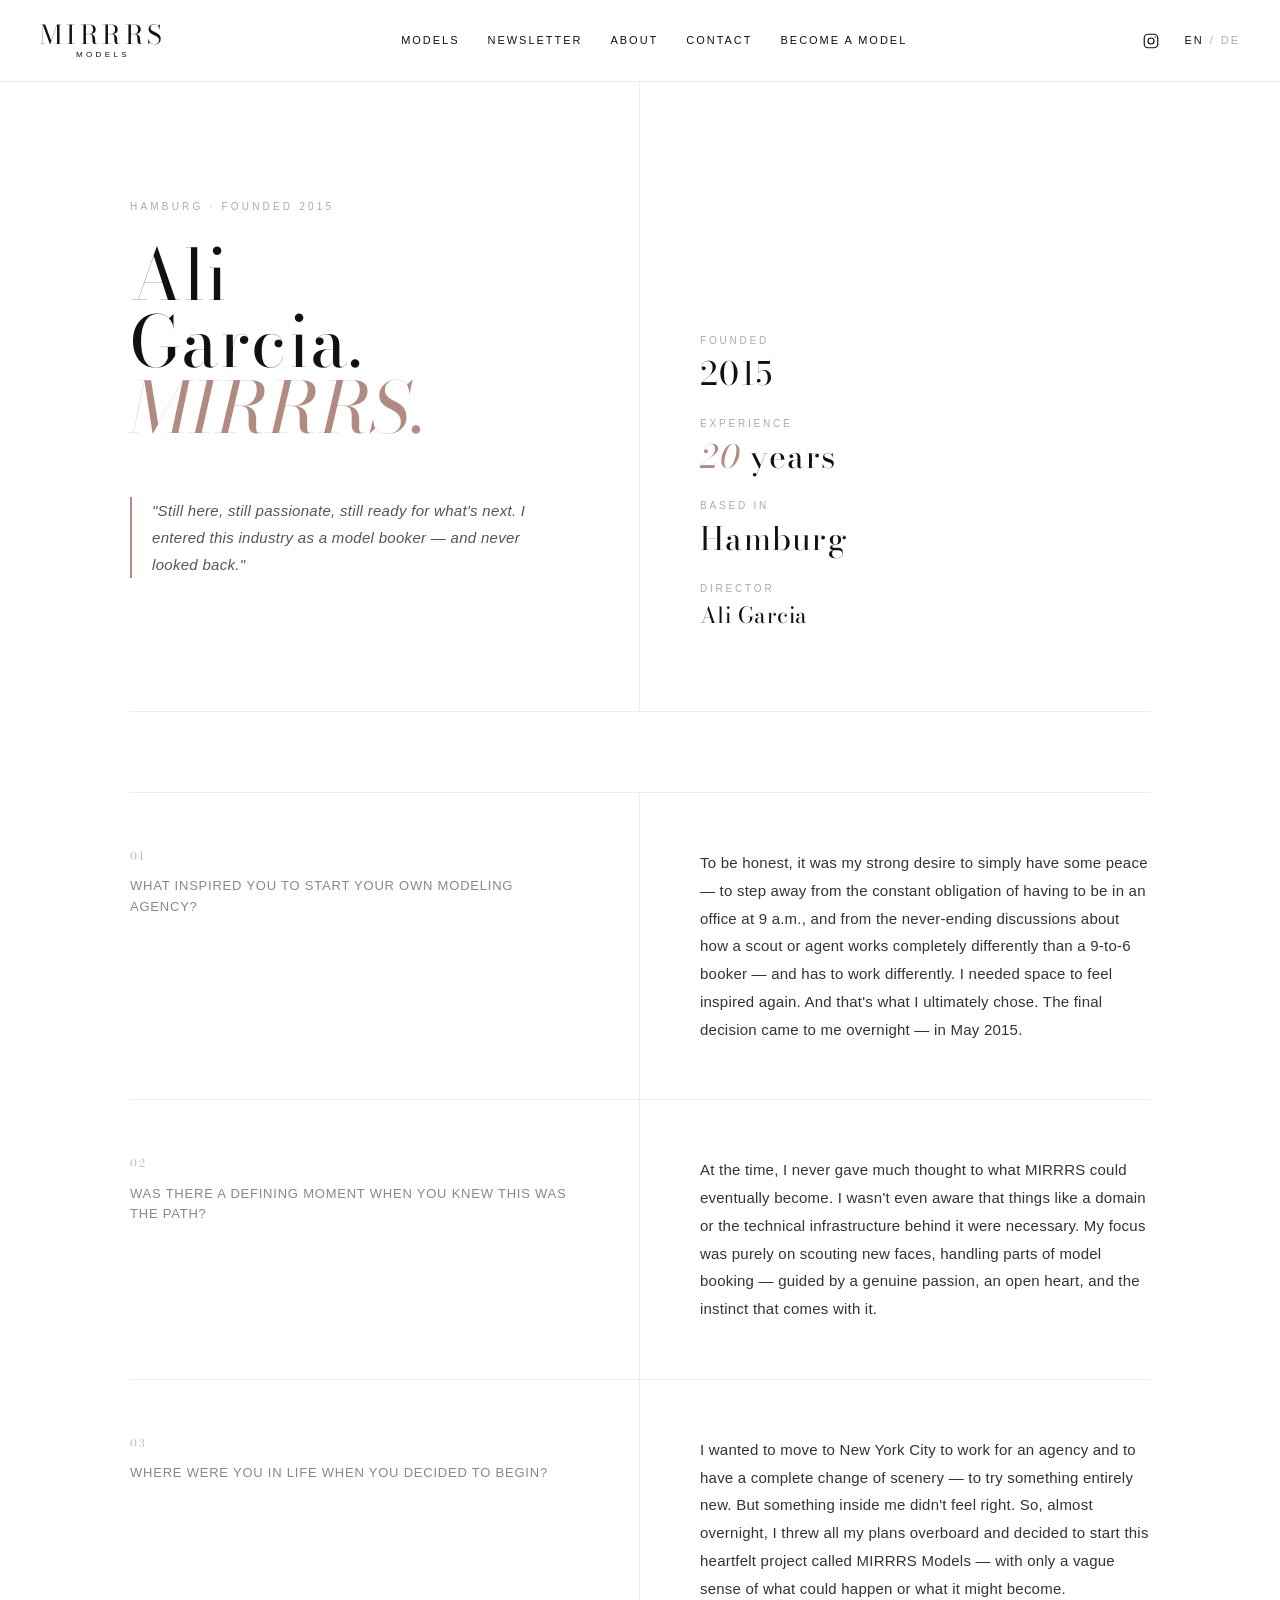
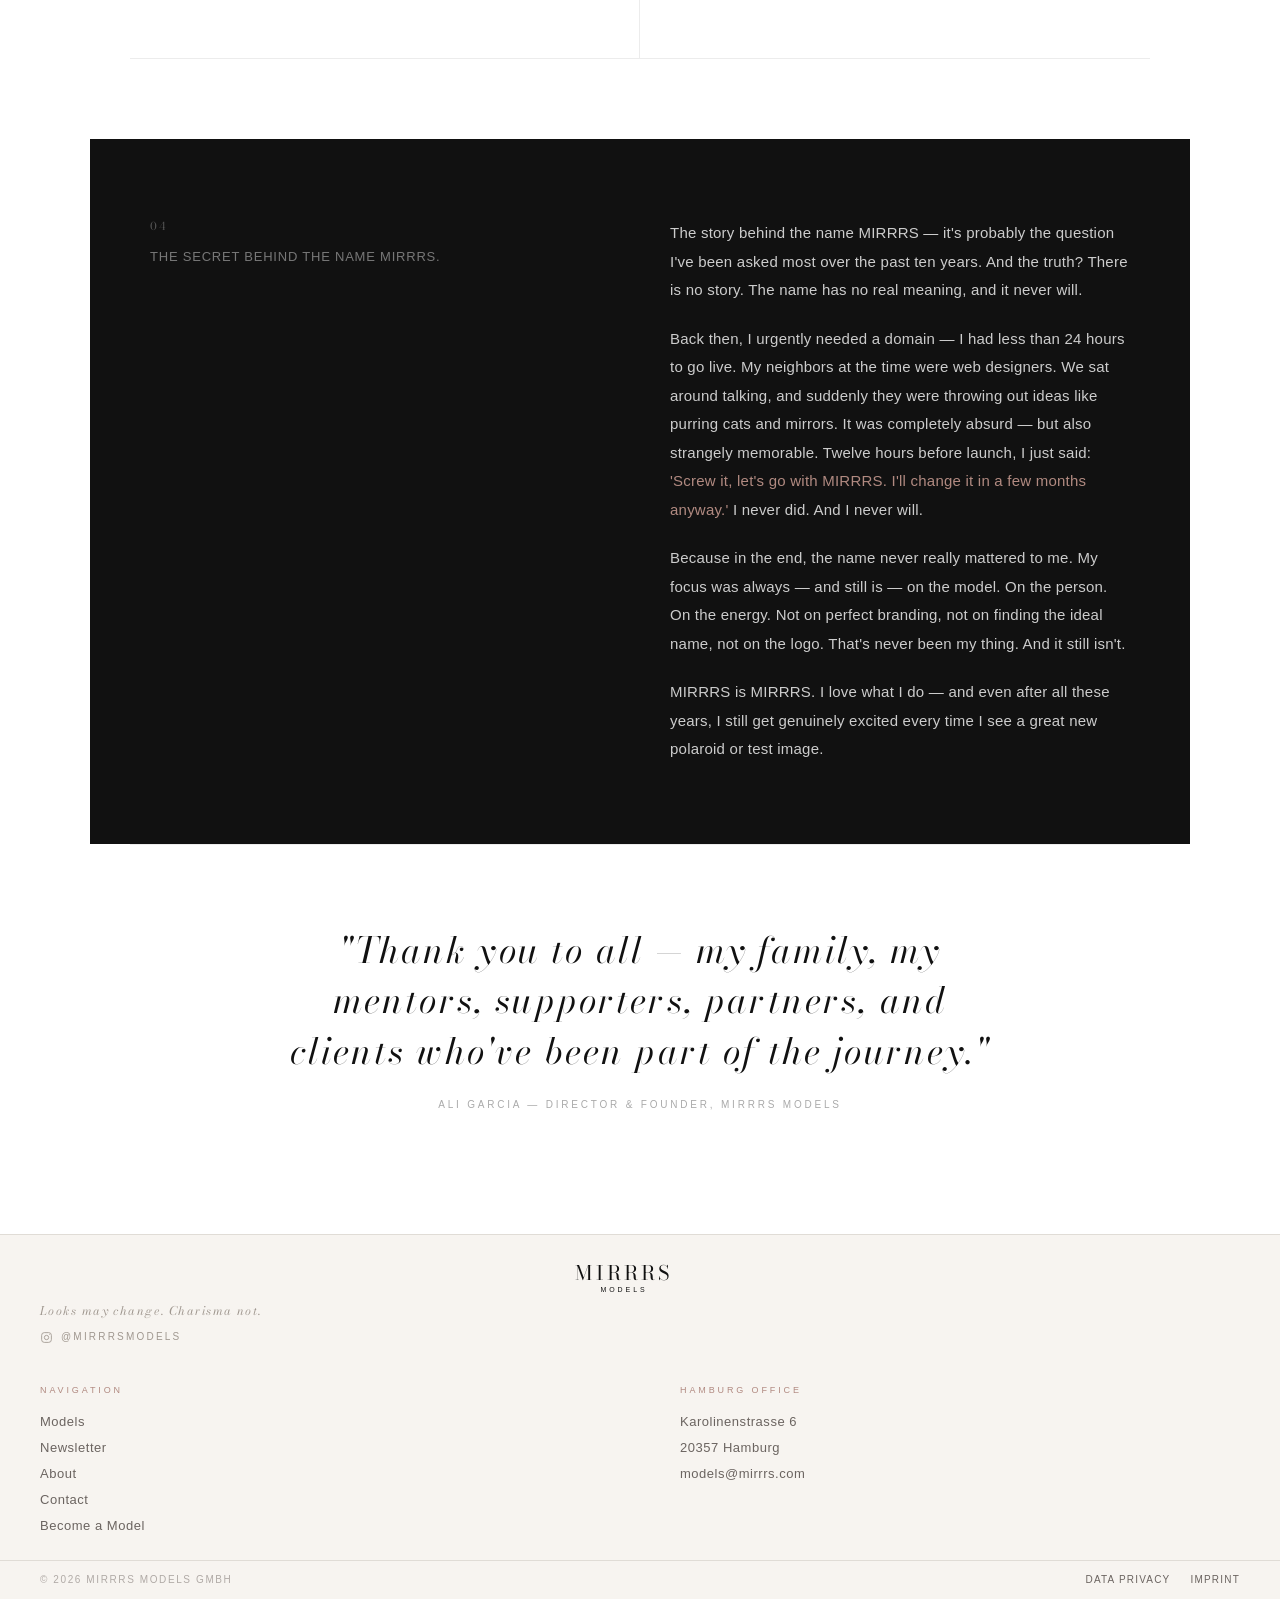
<file: about.html>
<!DOCTYPE html>
<html lang="en">
<head>
<meta charset="UTF-8"/>
<meta name="viewport" content="width=device-width,initial-scale=1.0"/>
<title>About — MIRRRS Models</title>
<link rel="icon" type="image/svg+xml" href="logo-monogram.svg"/>
<link rel="preconnect" href="https://fonts.googleapis.com"/>
<link rel="preconnect" href="https://fonts.gstatic.com" crossorigin/>
<link rel="stylesheet" href="https://fonts.googleapis.com/css2?family=Bodoni+Moda:ital,wght@0,400;0,500;1,400&display=swap"/>
<style>
:root{--accent:#b18a81}
*,*::before,*::after{box-sizing:border-box}
html,body{margin:0;padding:0;background:#fff;color:#111;font-family:'Helvetica Neue',Helvetica,Arial,sans-serif;font-weight:300;-webkit-font-smoothing:antialiased;line-height:1.4;overflow-x:hidden}
a{color:inherit;text-decoration:none}
img{display:block;max-width:100%;height:auto}
button{font-family:inherit}

/* ── NAV ── */
.site-nav{display:grid;grid-template-columns:auto 1fr auto;align-items:center;gap:20px;padding:22px 40px;border-bottom:1px solid #ececec;position:sticky;top:0;background:#fff;z-index:100}
.logo{display:inline-flex;flex-direction:column;align-items:center;gap:3px;color:#111;line-height:1;text-decoration:none}
.logo-mark{font-family:'Bodoni Moda','Didot',serif;font-size:26px;letter-spacing:0.16em;font-weight:400;text-transform:uppercase}
.logo-sub{font-size:8px;letter-spacing:0.42em;font-weight:400;text-transform:uppercase}
.logo--footer .logo-mark{font-size:20px}.logo--footer .logo-sub{font-size:7px}
.primary-nav{display:flex;justify-content:center;gap:28px}
.primary-nav a{font-size:11px;letter-spacing:0.18em;text-transform:uppercase;color:#111;transition:color 0.2s;text-decoration:none}
.primary-nav a:hover,.primary-nav a.active{color:var(--accent)}
.nav-extras{display:flex;align-items:center;gap:14px}
.ig-link{display:inline-flex;align-items:center;color:#111;width:28px;height:28px;transition:color 0.2s}
.ig-link:hover{color:var(--accent)}
.lang-switch{display:inline-flex;align-items:center;gap:6px;font-size:11px;letter-spacing:0.18em;color:#aaa}
.lang-switch button{background:none;border:0;padding:0;font:inherit;letter-spacing:inherit;color:#aaa;cursor:pointer;text-transform:uppercase;transition:color 0.2s}
.lang-switch button.is-active{color:#111}
.mobile-menu-btn{display:none;background:none;border:0;cursor:pointer;color:#111;padding:4px}
.mobile-menu{display:none;position:fixed;top:73px;left:0;right:0;background:#fff;border-bottom:1px solid #ececec;z-index:99;flex-direction:column;padding:16px 24px 24px;gap:0}
.mobile-menu.is-open{display:flex}
.mobile-menu a{font-size:13px;letter-spacing:0.16em;text-transform:uppercase;color:#111;padding:14px 0;border-bottom:1px solid #f0f0f0;text-decoration:none}
.mobile-menu a:last-child{border-bottom:none}

/* ── FOOTER ── */
.site-footer{border-top:1px solid #e0dcd6;background:#f7f4f0;margin-top:40px}
.footer-top{display:grid;grid-template-columns:1fr auto;align-items:start;padding:28px 40px 20px;gap:32px}
.footer-logo-area{display:flex;flex-direction:column;gap:10px}
.footer-tagline{font-size:12px;letter-spacing:0.12em;color:#a09890;font-style:italic;font-family:'Bodoni Moda','Didot',serif}
.footer-ig{display:inline-flex;align-items:center;gap:8px;font-size:10px;letter-spacing:0.22em;text-transform:uppercase;color:#a09890;text-decoration:none;transition:color 0.2s}
.footer-ig:hover{color:var(--accent)}.footer-ig svg{width:13px;height:13px}
.footer-cols{display:grid;grid-template-columns:repeat(2,1fr);gap:0 80px;padding:20px 40px 24px}
.footer-col-label{font-size:9px;letter-spacing:0.32em;text-transform:uppercase;color:var(--accent);margin-bottom:16px;display:block}
.footer-col ul{list-style:none;margin:0;padding:0;display:flex;flex-direction:column;gap:8px}
.footer-col li a,.footer-col li span{font-size:13px;color:#6b6460;letter-spacing:0.04em;text-decoration:none;cursor:pointer;transition:color 0.2s;display:block;line-height:1.4}
.footer-col li a:hover{color:var(--accent)}
.footer-bottom{border-top:1px solid #e0dcd6;padding:12px 40px;display:flex;justify-content:space-between;align-items:center;gap:20px}
.footer-copy{font-size:10px;letter-spacing:0.16em;text-transform:uppercase;color:#b0aaa6}
.footer-legal{display:flex;gap:20px}
.footer-legal a{font-size:10px;letter-spacing:0.12em;text-transform:uppercase;color:#6b6460;text-decoration:none;transition:color 0.2s}
.footer-legal a:hover{color:var(--accent)}

/* ── PAGES ── */
.page{display:none;min-height:calc(100vh - 73px)}
.page.is-active{display:block}

/* ── HOME ── */
.home-hero{display:grid;grid-template-columns:1fr 1fr;min-height:calc(100vh - 73px);border-bottom:1px solid #ececec}
.home-hero-text{padding:80px 60px 80px 40px;border-right:1px solid #ececec;display:flex;flex-direction:column;justify-content:center;gap:32px}
.home-hero-tag{font-size:10px;letter-spacing:0.32em;text-transform:uppercase;color:#aaa;margin:0}
.home-hero h1{font-family:'Bodoni Moda','Didot',serif;font-size:clamp(52px,6vw,100px);font-weight:400;letter-spacing:0.04em;margin:0;line-height:0.9;text-transform:uppercase}
.home-hero h1 em{font-style:italic;color:var(--accent)}
.home-hero-manifesto{display:flex;flex-direction:column;gap:14px;max-width:540px}
.home-hero-manifesto p{font-size:14px;line-height:1.8;color:#555;margin:0;letter-spacing:0.02em}
.home-hero-cta{display:inline-flex;gap:16px;flex-wrap:wrap}
.btn{display:inline-flex;align-items:center;gap:10px;font-size:11px;letter-spacing:0.24em;text-transform:uppercase;border:1px solid #111;color:#111;padding:13px 32px;cursor:pointer;background:none;transition:background 0.2s,color 0.2s,border-color 0.2s;text-decoration:none}
.btn:hover{background:#111;color:#fff}
.btn--accent{background:var(--accent);border-color:var(--accent);color:#fff}
.btn--accent:hover{background:#9a716a;border-color:#9a716a}
.home-strip{display:grid;grid-template-columns:repeat(3,1fr);gap:0}
.home-strip-card{position:relative;overflow:hidden;cursor:pointer}
.home-strip-card img{width:100%;aspect-ratio:3/4;object-fit:cover;object-position:top;transition:transform 0.5s ease}
.home-strip-card:hover img{transform:scale(1.03)}
.home-strip-card .hs-name{position:absolute;bottom:16px;left:16px;font-size:11px;letter-spacing:0.18em;text-transform:uppercase;color:#fff;text-shadow:0 1px 4px rgba(0,0,0,0.4)}

/* ── MODELS ── */
.models-page{padding:60px 40px 0;max-width:1400px;margin:0 auto}
.models-page h1{font-size:11px;letter-spacing:0.28em;text-transform:uppercase;font-weight:500;margin:0 0 24px}
.category-tabs{display:flex;gap:28px;margin:0 0 32px;padding-bottom:16px;border-bottom:1px solid #ececec}
.cat-tab{background:none;border:0;padding:4px 0;font:inherit;font-size:11px;letter-spacing:0.22em;text-transform:uppercase;color:#aaa;cursor:pointer;position:relative;transition:color 0.2s}
.cat-tab:hover{color:#111}.cat-tab.is-active{color:#111}
.cat-tab.is-active::after{content:'';position:absolute;left:0;right:0;bottom:-17px;height:1px;background:var(--accent)}
.models-grid{display:grid;grid-template-columns:repeat(4,1fr);gap:24px 16px}
.model-card{display:block;cursor:pointer}
.model-card .photo{aspect-ratio:3/4;background:#f4f0eb;overflow:hidden;position:relative}
.model-card .photo img{width:100%;height:100%;object-fit:cover;object-position:top;transition:transform 0.4s}
.model-card:hover .photo img{transform:scale(1.02)}
.photo-placeholder{width:100%;aspect-ratio:3/4;background:#f4f0eb;display:flex;align-items:center;justify-content:center}
.photo-placeholder span{font-family:'Bodoni Moda',serif;font-size:22px;letter-spacing:0.08em;color:#ccc;font-style:italic}
.model-card .caption{margin-top:10px;display:flex;align-items:center;justify-content:space-between;gap:8px}
.caption-name{font-size:11px;letter-spacing:0.18em;text-transform:uppercase;position:relative;display:inline-block}
.caption-name::after{content:'';position:absolute;left:0;bottom:-3px;height:1px;width:0;background:var(--accent);transition:width 0.35s}
.model-card:hover .caption-name::after{width:100%}
.caption-ig{display:inline-flex;align-items:center;width:22px;height:22px;color:#bbb;transition:color 0.2s;text-decoration:none}
.caption-ig:hover{color:var(--accent)}.caption-ig svg{width:13px;height:13px}

/* ── MODEL DETAIL ── */
.model-page{padding-bottom:0}
.model-back{max-width:1200px;margin:0 auto;padding:20px 40px 0;font-size:11px;letter-spacing:0.18em;text-transform:uppercase;color:#aaa;cursor:pointer;display:inline-flex;align-items:center;gap:8px;transition:color 0.2s;background:none;border:0}
.model-back:hover{color:var(--accent)}
.model-header{max-width:1200px;margin:0 auto;padding:32px 40px 40px;display:grid;grid-template-columns:1fr auto;gap:40px;align-items:end;border-bottom:1px solid #ececec}
.model-name-row{display:flex;align-items:center;gap:20px;flex-wrap:wrap}
.model-name{font-size:clamp(36px,5vw,68px);font-weight:300;letter-spacing:0.04em;text-transform:uppercase;margin:0;line-height:1}
.model-name::after{content:'.';color:var(--accent);margin-left:2px}
.model-ig{display:inline-flex;align-items:center;gap:7px;font-size:11px;letter-spacing:0.16em;text-transform:uppercase;color:#aaa;transition:color 0.2s;text-decoration:none;align-self:flex-end;margin-bottom:5px}
.model-ig:hover{color:var(--accent)}.model-ig svg{width:14px;height:14px;flex:0 0 auto}
.model-actions{display:flex;gap:14px;align-items:center}
.model-actions a,.model-actions button{font-size:11px;letter-spacing:0.18em;text-transform:uppercase;background:none;border:1px solid #111;color:#111;padding:10px 18px;cursor:pointer;font-family:inherit;transition:background 0.2s,color 0.2s;text-decoration:none}
.model-actions a:hover,.model-actions button:hover{background:var(--accent);border-color:var(--accent);color:#fff}
.model-stats{list-style:none;margin:0 auto;padding:24px 40px 48px;max-width:1200px;display:flex;flex-wrap:wrap;gap:32px 48px;border-bottom:1px solid #ececec}
.model-stats li{font-size:13px;letter-spacing:0.03em;display:flex;flex-direction:column;gap:4px}
.model-stats li span{font-size:10px;letter-spacing:0.22em;text-transform:uppercase;color:#999}
.section-title{max-width:1200px;margin:72px auto 28px;padding:0 40px;font-size:11px;letter-spacing:0.28em;text-transform:uppercase;font-weight:500;color:#111}
.book-container{position:relative}
.book{display:flex;gap:12px;overflow-x:auto;scroll-snap-type:x mandatory;scroll-behavior:smooth;padding:0 40px 20px;scrollbar-width:none;-ms-overflow-style:none}
.book::-webkit-scrollbar{display:none}
.book img{flex:0 0 auto;height:78vh;width:auto;scroll-snap-align:center;cursor:zoom-in;transition:opacity 0.3s}
.book img:hover{opacity:0.9}
.book-arrow{position:absolute;top:42%;transform:translateY(-50%);z-index:5;width:42px;height:42px;border-radius:50%;border:1px solid #e0e0e0;background:rgba(255,255,255,0.94);display:flex;align-items:center;justify-content:center;cursor:pointer;color:#111;transition:background 0.2s;box-shadow:0 2px 8px rgba(0,0,0,0.06)}
.book-arrow:hover{background:var(--accent);color:#fff;border-color:var(--accent)}
.book-arrow--left{left:20px}.book-arrow--right{right:20px}
.book-progress{height:1px;background:#ececec;margin:0 40px}
.book-progress-bar{height:100%;background:var(--accent);width:0%;transition:width 0.1s linear}
.polaroids{max-width:1200px;margin:0 auto;padding:0 40px}
.polaroid-grid{display:grid;grid-template-columns:repeat(3,1fr);gap:14px}
.polaroid-grid img{width:100%;aspect-ratio:2/3;object-fit:cover;object-position:top;cursor:zoom-in;transition:opacity 0.3s,transform 0.4s}
.polaroid-grid img:hover{opacity:0.9;transform:translateY(-3px)}
.fade-in{opacity:0;transform:translateY(20px);transition:opacity 0.7s,transform 0.7s}
.fade-in.is-visible{opacity:1;transform:translateY(0)}

/* ── CONTACT ── */
.contact-page{max-width:1100px;margin:0 auto;padding:60px 40px 0}
.contact-hero{border-bottom:1px solid #ececec;padding-bottom:32px;margin-bottom:56px}
.contact-hero h1{font-size:clamp(36px,6vw,72px);font-weight:300;letter-spacing:0.04em;text-transform:uppercase;margin:0 0 10px;line-height:1}
.contact-hero h1::after{content:'.';color:var(--accent);margin-left:2px}
.contact-hero p{margin:0;font-size:13px;color:#888;letter-spacing:0.04em}
.contact-section{margin-bottom:64px}
.section-title--flush{font-size:11px;letter-spacing:0.28em;text-transform:uppercase;font-weight:500;color:#111;margin:0 0 24px}
.team-list{list-style:none;margin:0;padding:0;display:grid;grid-template-columns:repeat(2,1fr);gap:0 48px}
.team-card{padding:20px 0;border-top:1px solid #ececec;display:flex;flex-direction:column;gap:4px}
.team-role{font-size:10px;letter-spacing:0.22em;text-transform:uppercase;color:#999;margin-bottom:6px}
.team-name{font-family:'Bodoni Moda','Didot',serif;font-size:22px;letter-spacing:0.02em;color:#111;margin-bottom:2px}
.team-line{font-size:13px;color:#444;letter-spacing:0.02em;transition:color 0.2s;text-decoration:none;display:block}
.team-line:hover{color:var(--accent)}
.address-line{font-size:15px;letter-spacing:0.02em;margin:0 0 24px;color:#111;line-height:1.7}
.map-wrap{width:100%;aspect-ratio:16/7;border:1px solid #ececec;overflow:hidden;background:#f5f5f5}
.map-wrap iframe{width:100%;height:100%;border:0;display:block;filter:grayscale(0.3)}
.map-link{display:inline-block;margin-top:14px;font-size:11px;letter-spacing:0.22em;text-transform:uppercase;border-bottom:1px solid #111;padding-bottom:2px;color:#111;transition:color 0.2s,border-color 0.2s;text-decoration:none}
.map-link:hover{color:var(--accent);border-bottom-color:var(--accent)}

/* ── APPLY ── */
.apply-page-wrap{display:grid;grid-template-columns:1fr 1fr;min-height:calc(100vh - 73px)}
.apply-aside{position:sticky;top:73px;height:calc(100vh - 73px);border-right:1px solid #ececec;display:flex;flex-direction:column;justify-content:space-between;padding:64px 52px 52px;overflow:hidden}
.apply-aside-inner{flex:1;display:flex;flex-direction:column;justify-content:center}
.apply-eyebrow{font-size:10px;letter-spacing:0.32em;text-transform:uppercase;color:#aaa;margin:0 0 24px}
.apply-aside h1{font-family:'Bodoni Moda','Didot',serif;font-size:clamp(44px,4.5vw,68px);font-weight:400;letter-spacing:0.02em;line-height:1.06;margin:0 0 28px;color:#111}
.apply-aside h1 em{font-style:italic;color:var(--accent)}
.apply-aside p{font-size:14px;line-height:1.7;color:#666;max-width:320px;margin:0 0 36px;letter-spacing:0.02em}
.apply-aside-note{border-top:1px solid #ececec;padding-top:18px;font-size:11px;letter-spacing:0.14em;text-transform:uppercase;color:#aaa;line-height:1.7}
.aside-step-list{list-style:none;margin:32px 0 0;padding:0;display:flex;flex-direction:column;gap:14px}
.aside-step{display:flex;align-items:flex-start;gap:12px;font-size:12px;letter-spacing:0.08em;color:#888;line-height:1.5}
.aside-step-num{font-family:'Bodoni Moda',serif;font-size:15px;color:var(--accent);line-height:1;flex:0 0 auto;margin-top:1px}
.apply-form-col{padding:64px 52px 100px;background:#fff;overflow-y:auto}
.af-section{padding-top:56px;border-top:1px solid #ececec;margin-top:0}
.af-section:first-of-type{padding-top:0;border-top:none}
.af-section+.af-section{margin-top:56px}
.af-section-head{display:flex;align-items:baseline;gap:14px;margin-bottom:28px}
.af-section-num{font-family:'Bodoni Moda',serif;font-size:11px;color:#bbb;letter-spacing:0.18em}
.af-section-title{font-size:10px;letter-spacing:0.32em;text-transform:uppercase;font-weight:500;color:#111;margin:0}
.af-grid{display:grid;grid-template-columns:1fr 1fr;gap:10px}
.af-grid--full{grid-template-columns:1fr}
.af-field{position:relative}.af-field--span2{grid-column:1/-1}
.af-input,.af-select{display:block;width:100%;border:0;border-bottom:1px solid #ddd;background:transparent;padding:13px 0 9px;font-family:inherit;font-size:14px;font-weight:300;color:#111;letter-spacing:0.02em;outline:none;transition:border-color 0.2s;-webkit-appearance:none;appearance:none;border-radius:0}
.af-input::placeholder{color:#bbb;font-weight:300}.af-input:focus,.af-select:focus{border-bottom-color:#111}
.af-label{position:absolute;top:13px;left:0;font-size:14px;font-weight:300;color:#bbb;pointer-events:none;letter-spacing:0.02em;transition:top 0.18s,font-size 0.18s,color 0.18s}
.af-select-wrap{position:relative}
.af-select-wrap::after{content:'';position:absolute;right:2px;top:50%;transform:translateY(-4px);border:4px solid transparent;border-top-color:#aaa;pointer-events:none}
.af-select{cursor:pointer;color:#111;padding-right:18px}
.af-select:not([data-empty="true"])~.af-label,.af-select:focus~.af-label{top:-8px;font-size:10px;color:#aaa;letter-spacing:0.1em}
.af-guide{background:#f7f5f2;padding:20px 24px;margin:8px 0 20px}
.af-guide-title{font-size:10px;letter-spacing:0.28em;text-transform:uppercase;color:#888;margin-bottom:10px}
.af-guide ul{margin:0;padding:0;list-style:none;display:flex;flex-direction:column;gap:5px}
.af-guide li{font-size:13px;color:#555;line-height:1.5;padding-left:14px;position:relative}
.af-guide li::before{content:'—';position:absolute;left:0;color:var(--accent);font-size:10px;top:2px}
.af-uploads{display:grid;grid-template-columns:repeat(3,1fr);gap:10px}
.af-upload-slot{position:relative;aspect-ratio:3/4;border:1px dashed #ddd;display:flex;flex-direction:column;align-items:center;justify-content:center;cursor:pointer;transition:border-color 0.2s,background 0.2s;overflow:hidden}
.af-upload-slot:hover{border-color:#aaa;background:#fafafa}
.af-upload-slot.has-file{border-color:var(--accent);border-style:solid}
.af-upload-slot input[type=file]{position:absolute;inset:0;opacity:0;cursor:pointer;width:100%;height:100%}
.af-upload-icon{width:16px;height:16px;color:#bbb;margin-bottom:7px;transition:color 0.2s}
.af-upload-slot:hover .af-upload-icon{color:#888}.af-upload-slot.has-file .af-upload-icon{color:var(--accent)}
.af-upload-label-text{font-size:10px;letter-spacing:0.18em;text-transform:uppercase;color:#bbb;transition:color 0.2s}
.af-upload-slot:hover .af-upload-label-text,.af-upload-slot.has-file .af-upload-label-text{color:var(--accent)}
.af-upload-filename{position:absolute;bottom:8px;left:6px;right:6px;font-size:9px;color:#888;text-align:center;overflow:hidden;text-overflow:ellipsis;white-space:nowrap}
.af-terms-list{display:flex;flex-direction:column;gap:18px}
.af-check-row{display:grid;grid-template-columns:18px 1fr;gap:14px;align-items:start;cursor:pointer}
.af-check-row input[type=checkbox]{appearance:none;-webkit-appearance:none;width:17px;height:17px;border:1px solid #ccc;border-radius:0;background:transparent;margin:3px 0 0;cursor:pointer;display:inline-grid;place-content:center;transition:border-color 0.15s}
.af-check-row:hover input[type=checkbox]{border-color:#888}
.af-check-row input[type=checkbox]:checked{border-color:var(--accent);background:var(--accent)}
.af-check-row input[type=checkbox]::after{content:'';display:block;width:8px;height:5px;border-left:1.3px solid #fff;border-bottom:1.3px solid #fff;transform:rotate(-46deg) translateY(-2px) scale(0);transition:transform 0.12s}
.af-check-row input[type=checkbox]:checked::after{transform:rotate(-46deg) translateY(-2px) scale(1)}
.af-check-text{font-size:13px;line-height:1.6;color:#555;letter-spacing:0.01em}
.af-terms-link{display:inline-block;margin-top:5px;font-size:10px;letter-spacing:0.22em;text-transform:uppercase;color:#111;text-decoration:underline;text-underline-offset:3px}
.af-submit-row{display:flex;align-items:center;gap:24px;margin-top:44px;flex-wrap:wrap}
.af-submit{display:inline-flex;align-items:center;gap:12px;background:#111;color:#fff;border:0;padding:15px 36px;font-family:inherit;font-size:11px;font-weight:400;letter-spacing:0.26em;text-transform:uppercase;cursor:pointer;border-radius:0;transition:background 0.2s}
.af-submit:hover{background:var(--accent)}
.af-submit svg{width:13px;height:13px;transition:transform 0.2s}
.af-submit:hover svg{transform:translateX(3px)}
.af-status{font-size:13px;letter-spacing:0.02em;display:none}
.af-status.is-ok{display:block;color:var(--accent)}.af-status.is-err{display:block;color:#b00020}

/* ── LIGHTBOX ── */
.lightbox{position:fixed;inset:0;background:rgba(12,12,12,0.97);z-index:200;display:flex;align-items:center;justify-content:center}
.lightbox[hidden]{display:none}
.lightbox-img{max-width:92vw;max-height:88vh;object-fit:contain;user-select:none}
.lightbox-close,.lightbox-prev,.lightbox-next{position:absolute;background:none;border:0;color:#fff;cursor:pointer;padding:14px;display:flex;align-items:center;opacity:0.65;transition:opacity 0.2s}
.lightbox-close:hover,.lightbox-prev:hover,.lightbox-next:hover{opacity:1}
.lightbox-close{top:20px;right:24px}
.lightbox-prev{left:24px;top:50%;transform:translateY(-50%)}
.lightbox-next{right:24px;top:50%;transform:translateY(-50%)}
.lightbox-counter{position:absolute;bottom:24px;left:50%;transform:translateX(-50%);color:rgba(255,255,255,0.6);font-size:11px;letter-spacing:0.22em;text-transform:uppercase}

/* ── RESPONSIVE ── */
@media(max-width:1000px){
  .apply-page-wrap{grid-template-columns:1fr}
  .apply-aside{position:static;height:auto;border-right:none;border-bottom:1px solid #ececec;padding:40px 24px 32px}
  .apply-form-col{padding:32px 24px 80px}
  .af-grid{grid-template-columns:1fr}
}
@media(max-width:900px){
  .site-nav{padding:14px 20px;gap:12px}
  .primary-nav{display:none}
  .mobile-menu-btn{display:flex}
  .models-grid{grid-template-columns:repeat(2,1fr)}
  .home-hero{grid-template-columns:1fr}
  .home-hero-text{padding:40px 20px;border-right:none;border-bottom:1px solid #ececec}
  .home-strip{grid-template-columns:repeat(3,1fr)}
  .model-header{grid-template-columns:1fr;align-items:start;padding:28px 20px 28px}
  .model-stats{padding:20px 20px 36px;gap:22px 32px}
  .book{padding:0 20px 16px;gap:10px}.book img{height:65vh}.book-arrow{display:none}
  .section-title{margin:56px auto 20px;padding:0 20px}
  .polaroids{padding:0 20px}.polaroid-grid{grid-template-columns:repeat(2,1fr)}
  .contact-page{padding:40px 20px 0}
  .team-list{grid-template-columns:1fr;gap:0}
  .models-page{padding:40px 20px 0}
  .site-footer{padding:24px 20px;flex-direction:column;gap:8px;margin-top:40px}
}
@media(max-width:480px){
  .home-strip{grid-template-columns:1fr}
  .models-grid{grid-template-columns:1fr 1fr}
  .af-uploads{grid-template-columns:1fr}
}

/* ── NEWSLETTER ── */
.newsletter-page{max-width:1100px;margin:0 auto;padding:72px 40px 0}

/* header */
.nl-header{border-bottom:1px solid #ececec;padding-bottom:40px;margin-bottom:0;display:grid;grid-template-columns:1fr auto;align-items:end;gap:32px}
.nl-eyebrow{font-size:10px;letter-spacing:0.32em;text-transform:uppercase;color:#aaa;margin:0 0 20px}
.nl-header h1{font-family:'Bodoni Moda','Didot',serif;font-size:clamp(40px,6vw,80px);font-weight:400;letter-spacing:0.02em;line-height:1.0;margin:0;color:#111}
.nl-header-sub{font-size:13px;letter-spacing:0.03em;color:#888;margin:0;line-height:1.7;max-width:360px;text-align:right}

/* models.com strip */
.nl-modelscom{display:flex;align-items:center;justify-content:space-between;gap:24px;padding:24px 0;border-bottom:1px solid #ececec}
.nl-modelscom-text{font-size:11px;letter-spacing:0.18em;text-transform:uppercase;color:#888}
.nl-modelscom-link{display:inline-flex;align-items:center;gap:10px;font-size:11px;letter-spacing:0.22em;text-transform:uppercase;color:#111;text-decoration:none;border-bottom:1px solid #111;padding-bottom:2px;transition:color 0.2s,border-color 0.2s;white-space:nowrap}
.nl-modelscom-link:hover{color:var(--accent);border-bottom-color:var(--accent)}
.nl-modelscom-link svg{width:12px;height:12px;transition:transform 0.2s}
.nl-modelscom-link:hover svg{transform:translateX(3px)}

/* news grid */
.nl-grid{display:grid;grid-template-columns:repeat(3,1fr);gap:0;margin-top:0}
.nl-card{border-bottom:1px solid #ececec;border-right:1px solid #ececec;padding:36px 32px;display:flex;flex-direction:column;gap:14px;cursor:default}
.nl-card:nth-child(3n){border-right:none}
.nl-card-date{font-size:10px;letter-spacing:0.22em;text-transform:uppercase;color:#aaa}
.nl-card-tag{display:inline-block;font-size:9px;letter-spacing:0.24em;text-transform:uppercase;background:var(--accent);color:#fff;padding:3px 8px;align-self:flex-start}
.nl-card-title{font-family:'Bodoni Moda','Didot',serif;font-size:20px;font-weight:400;letter-spacing:0.02em;line-height:1.25;color:#111;margin:0}
.nl-card-body{font-size:13px;line-height:1.7;color:#666;margin:0;letter-spacing:0.01em}
.nl-card-img{width:100%;aspect-ratio:3/2;object-fit:cover;object-position:top;display:block;margin-bottom:4px}
.nl-card-img-placeholder{width:100%;aspect-ratio:3/2;background:#f4f0eb;display:flex;align-items:center;justify-content:center;margin-bottom:4px}
.nl-card-img-placeholder span{font-family:'Bodoni Moda',serif;font-style:italic;font-size:13px;color:#ccc;letter-spacing:0.1em}

/* empty state */
.nl-empty{grid-column:1/-1;padding:64px 0;text-align:center;color:#bbb;font-size:13px;letter-spacing:0.08em}

/* add news panel (shown only when editing is enabled) */
.nl-add-btn{display:flex;align-items:center;gap:10px;background:none;border:1px dashed #ccc;color:#888;font-family:inherit;font-size:11px;letter-spacing:0.22em;text-transform:uppercase;padding:14px 28px;cursor:pointer;margin:32px auto;transition:border-color 0.2s,color 0.2s}
.nl-add-btn:hover{border-color:var(--accent);color:var(--accent)}

/* add/edit modal */
.nl-modal-overlay{position:fixed;inset:0;background:rgba(0,0,0,0.5);z-index:300;display:flex;align-items:center;justify-content:center;padding:24px}
.nl-modal-overlay[hidden]{display:none}
.nl-modal{background:#fff;width:100%;max-width:560px;padding:40px;display:flex;flex-direction:column;gap:20px;max-height:90vh;overflow-y:auto}
.nl-modal h3{font-family:'Bodoni Moda',serif;font-size:22px;font-weight:400;margin:0;letter-spacing:0.04em}
.nl-modal-field{display:flex;flex-direction:column;gap:6px}
.nl-modal-label{font-size:10px;letter-spacing:0.28em;text-transform:uppercase;color:#888}
.nl-modal-input,.nl-modal-textarea,.nl-modal-select{border:0;border-bottom:1px solid #ddd;padding:10px 0;font-family:inherit;font-size:14px;color:#111;background:transparent;outline:none;width:100%;transition:border-color 0.2s;border-radius:0;-webkit-appearance:none}
.nl-modal-input:focus,.nl-modal-textarea:focus,.nl-modal-select:focus{border-bottom-color:#111}
.nl-modal-textarea{resize:vertical;min-height:100px;line-height:1.6}
.nl-modal-select{cursor:pointer}
.nl-modal-actions{display:flex;gap:12px;justify-content:flex-end;margin-top:8px}
.nl-modal-cancel{background:none;border:1px solid #ddd;color:#888;font-family:inherit;font-size:11px;letter-spacing:0.2em;text-transform:uppercase;padding:12px 24px;cursor:pointer;transition:border-color 0.2s}
.nl-modal-cancel:hover{border-color:#aaa;color:#555}
.nl-modal-save{background:#111;color:#fff;border:0;font-family:inherit;font-size:11px;letter-spacing:0.2em;text-transform:uppercase;padding:12px 28px;cursor:pointer;transition:background 0.2s}
.nl-modal-save:hover{background:var(--accent)}
.nl-card-delete{display:none;position:absolute;top:10px;right:10px;background:none;border:0;color:#ccc;cursor:pointer;padding:4px;transition:color 0.2s;font-size:16px;line-height:1}
.nl-card:hover .nl-card-delete{display:block}
.nl-card-delete:hover{color:#b00020}
.nl-card{position:relative}

@media(max-width:900px){
  .newsletter-page{padding:40px 20px 0}
  .nl-header{grid-template-columns:1fr}
  .nl-header-sub{text-align:left}
  .nl-grid{grid-template-columns:1fr}
  .nl-card{border-right:none}
  .nl-modelscom{flex-direction:column;align-items:flex-start;gap:12px}
}
@media(max-width:600px){
  .nl-grid{grid-template-columns:1fr 1fr}
  .nl-card:nth-child(2n){border-right:none}
  .nl-card:nth-child(3n){border-right:1px solid #ececec}
}


/* ── ABOUT ── */
.about-page{max-width:1100px;margin:0 auto;padding:0 40px}

.about-hero{display:grid;grid-template-columns:1fr 1fr;min-height:70vh;border-bottom:1px solid #ececec}
.about-hero-left{padding:80px 60px 80px 0;border-right:1px solid #ececec;display:flex;flex-direction:column;justify-content:center}
.about-hero-eyebrow{font-size:10px;letter-spacing:0.32em;text-transform:uppercase;color:#aaa;margin:0 0 28px}
.about-hero-left h1{font-family:'Bodoni Moda','Didot',serif;font-size:clamp(52px,5.5vw,88px);font-weight:400;letter-spacing:0.02em;line-height:0.95;margin:0 0 40px;color:#111}
.about-hero-left h1 em{font-style:italic;color:var(--accent)}
.about-hero-intro{font-size:15px;line-height:1.8;color:#555;letter-spacing:0.02em;max-width:420px;font-style:italic;border-left:2px solid var(--accent);padding-left:20px}
.about-hero-right{padding:80px 0 80px 60px;display:flex;flex-direction:column;justify-content:flex-end}
.about-hero-meta{display:flex;flex-direction:column;gap:20px}
.about-meta-item{display:flex;flex-direction:column;gap:4px}
.about-meta-label{font-size:10px;letter-spacing:0.28em;text-transform:uppercase;color:#aaa}
.about-meta-value{font-family:'Bodoni Moda','Didot',serif;font-size:32px;font-weight:400;color:#111;letter-spacing:0.04em}
.about-meta-value em{font-style:italic;color:var(--accent)}

/* interview sections */
.about-interview{padding:80px 0 0}
.about-q-block{display:grid;grid-template-columns:1fr 1fr;gap:0;border-top:1px solid #ececec}
.about-q-block:last-child{border-bottom:1px solid #ececec;margin-bottom:80px}
.about-q-left{padding:56px 60px 56px 0;border-right:1px solid #ececec}
.about-q-right{padding:56px 0 56px 60px}
.about-q-num{font-family:'Bodoni Moda',serif;font-size:11px;color:#bbb;letter-spacing:0.18em;margin-bottom:12px;display:block}
.about-question{font-size:13px;letter-spacing:0.06em;text-transform:uppercase;color:#888;line-height:1.6;margin:0;font-weight:400}
.about-answer{font-size:15px;line-height:1.85;color:#333;letter-spacing:0.015em;margin:0}
.about-answer strong,.about-answer b{font-weight:400;color:#111}

/* name story — full width dark block */
.about-name-block{background:#111;color:#fff;padding:80px 60px;margin:0 -40px;display:grid;grid-template-columns:1fr 1fr;gap:60px;align-items:start}
.about-name-left .about-q-num{color:#555}
.about-name-left .about-question{color:#777;text-transform:uppercase;letter-spacing:0.06em;font-size:13px;line-height:1.6;margin:0}
.about-name-right p{font-size:15px;line-height:1.9;color:#ccc;letter-spacing:0.015em;margin:0 0 20px}
.about-name-right p:last-child{margin:0}
.about-name-right em{color:var(--accent);font-style:normal}

/* sign off */
.about-signoff{text-align:center;padding:80px 0 80px;border-top:1px solid #ececec}
.about-signoff p{font-family:'Bodoni Moda','Didot',serif;font-size:clamp(22px,3vw,36px);font-weight:400;letter-spacing:0.06em;color:#111;font-style:italic;max-width:700px;margin:0 auto 16px;line-height:1.4}
.about-signoff cite{font-size:10px;letter-spacing:0.28em;text-transform:uppercase;color:#aaa;font-style:normal}

@media(max-width:900px){
  .about-page{padding:0 20px}
  .about-hero{grid-template-columns:1fr;min-height:auto}
  .about-hero-left{padding:48px 0 32px;border-right:none;border-bottom:1px solid #ececec}
  .about-hero-right{padding:32px 0 48px}
  .about-hero-meta{flex-direction:row;flex-wrap:wrap;gap:28px 40px}
  .about-q-block{grid-template-columns:1fr}
  .about-q-left{padding:36px 0 0;border-right:none;padding-bottom:16px}
  .about-q-right{padding:0 0 36px}
  .about-name-block{grid-template-columns:1fr;gap:24px;padding:48px 24px;margin:0 -20px}
  .about-signoff{padding:56px 0}
}

</style>
</head>
<body>
<header class="site-nav">
  <a href="javascript:void(0)" onclick="showPage('home')" class="logo">
    <span class="logo-mark">MIRRRS</span>
    <span class="logo-sub">Models</span>
  </a>
  <nav class="primary-nav">
    <a href="javascript:void(0)" onclick="showPage('models')" data-page="models" data-i18n="nav.models">Models</a>
    <a href="javascript:void(0)" onclick="showPage('newsletter')" data-page="newsletter" data-i18n="nav.newsletter">Newsletter</a>
    <a href="javascript:void(0)" onclick="showPage('about')" data-page="about" data-i18n="nav.about">About</a>
    <a href="javascript:void(0)" onclick="showPage('contact')" data-page="contact" data-i18n="nav.contact">Contact</a>
    <a href="javascript:void(0)" onclick="showPage('apply')" data-page="apply" data-i18n="nav.apply">Become a Model</a>
  </nav>
  <div class="nav-extras">
    <a class="ig-link" href="https://www.instagram.com/mirrrsmodels/" target="_blank" rel="noopener" aria-label="Instagram">
      <svg viewBox="0 0 24 24" width="18" height="18" fill="none" stroke="currentColor" stroke-width="1.6">
        <rect x="3" y="3" width="18" height="18" rx="5"/>
        <circle cx="12" cy="12" r="4"/>
        <circle cx="17.5" cy="6.5" r="0.8" fill="currentColor" stroke="none"/>
      </svg>
    </a>
    <div class="lang-switch" role="group">
      <button type="button" class="is-active" onclick="setLang('en')">EN</button>
      <span>/</span>
      <button type="button" onclick="setLang('de')">DE</button>
    </div>
    <button class="mobile-menu-btn" onclick="toggleMobileMenu()" aria-label="Menu">
      <svg width="20" height="20" viewBox="0 0 20 20" fill="none">
        <path d="M3 5h14M3 10h14M3 15h14" stroke="currentColor" stroke-width="1.4" stroke-linecap="round"/>
      </svg>
    </button>
  </div>
</header>
<div class="mobile-menu" id="mobile-menu">
  <a href="javascript:void(0)" onclick="showPage('models');closeMobileMenu()" data-i18n="nav.models">Models</a>
  <a href="javascript:void(0)" onclick="showPage('newsletter');closeMobileMenu()" data-i18n="nav.newsletter">Newsletter</a>
  <a href="javascript:void(0)" onclick="showPage('about');closeMobileMenu()" data-i18n="nav.about">About</a>
  <a href="javascript:void(0)" onclick="showPage('contact');closeMobileMenu()" data-i18n="nav.contact">Contact</a>
  <a href="javascript:void(0)" onclick="showPage('apply');closeMobileMenu()" data-i18n="nav.apply">Become a Model</a>
</div>

<main class="about-page">

    <!-- HERO -->
    <section class="about-hero">
      <div class="about-hero-left">
        <p class="about-hero-eyebrow" data-i18n="about.eyebrow">Hamburg · Founded 2015</p>
        <h1>Ali<br>Garcia.<br><em>MIRRRS.</em></h1>
        <p class="about-hero-intro">"Still here, still passionate, still ready for what's next. I entered this industry as a model booker — and never looked back."</p>
      </div>
      <div class="about-hero-right">
        <div class="about-hero-meta">
          <div class="about-meta-item">
            <span class="about-meta-label">Founded</span>
            <span class="about-meta-value">2015</span>
          </div>
          <div class="about-meta-item">
            <span class="about-meta-label">Experience</span>
            <span class="about-meta-value"><em>20</em> years</span>
          </div>
          <div class="about-meta-item">
            <span class="about-meta-label">Based in</span>
            <span class="about-meta-value">Hamburg</span>
          </div>
          <div class="about-meta-item">
            <span class="about-meta-label">Director</span>
            <span class="about-meta-value" style="font-size:22px;letter-spacing:0.02em">Ali Garcia</span>
          </div>
        </div>
      </div>
    </section>

    <!-- INTERVIEW -->
    <div class="about-interview">

      <div class="about-q-block">
        <div class="about-q-left">
          <span class="about-q-num">01</span>
          <p class="about-question">What inspired you to start your own modeling agency?</p>
        </div>
        <div class="about-q-right">
          <p class="about-answer">To be honest, it was my strong desire to simply have some peace — to step away from the constant obligation of having to be in an office at 9 a.m., and from the never-ending discussions about how a scout or agent works completely differently than a 9-to-6 booker — and has to work differently. I needed space to feel inspired again. And that's what I ultimately chose. The final decision came to me overnight — in May 2015.</p>
        </div>
      </div>

      <div class="about-q-block">
        <div class="about-q-left">
          <span class="about-q-num">02</span>
          <p class="about-question">Was there a defining moment when you knew this was the path?</p>
        </div>
        <div class="about-q-right">
          <p class="about-answer">At the time, I never gave much thought to what MIRRRS could eventually become. I wasn't even aware that things like a domain or the technical infrastructure behind it were necessary. My focus was purely on scouting new faces, handling parts of model booking — guided by a genuine passion, an open heart, and the instinct that comes with it.</p>
        </div>
      </div>

      <div class="about-q-block">
        <div class="about-q-left">
          <span class="about-q-num">03</span>
          <p class="about-question">Where were you in life when you decided to begin?</p>
        </div>
        <div class="about-q-right">
          <p class="about-answer">I wanted to move to New York City to work for an agency and to have a complete change of scenery — to try something entirely new. But something inside me didn't feel right. So, almost overnight, I threw all my plans overboard and decided to start this heartfelt project called MIRRRS Models — with only a vague sense of what could happen or what it might become.</p>
        </div>
      </div>

    </div>

    <!-- NAME STORY — dark block -->
    <div class="about-name-block">
      <div class="about-name-left">
        <span class="about-q-num">04</span>
        <p class="about-question">The secret behind the name MIRRRS.</p>
      </div>
      <div class="about-name-right">
        <p>The story behind the name MIRRRS — it's probably the question I've been asked most over the past ten years. And the truth? There is no story. The name has no real meaning, and it never will.</p>
        <p>Back then, I urgently needed a domain — I had less than 24 hours to go live. My neighbors at the time were web designers. We sat around talking, and suddenly they were throwing out ideas like purring cats and mirrors. It was completely absurd — but also strangely memorable. Twelve hours before launch, I just said: <em>'Screw it, let's go with MIRRRS. I'll change it in a few months anyway.'</em> I never did. And I never will.</p>
        <p>Because in the end, the name never really mattered to me. My focus was always — and still is — on the model. On the person. On the energy. Not on perfect branding, not on finding the ideal name, not on the logo. That's never been my thing. And it still isn't.</p>
        <p>MIRRRS is MIRRRS. I love what I do — and even after all these years, I still get genuinely excited every time I see a great new polaroid or test image.</p>
      </div>
    </div>

    <!-- SIGN OFF -->
    <div class="about-signoff">
      <p>"Thank you to all — my family, my mentors, supporters, partners, and clients who've been part of the journey."</p>
      <cite>Ali Garcia — Director &amp; Founder, MIRRRS Models</cite>
    </div>

  </main>
<footer class="site-footer">
  <div class="footer-top">
    <div class="footer-logo-area">
      <a href="javascript:void(0)" onclick="showPage('home')" class="logo logo--footer">
        <span class="logo-mark">MIRRRS</span>
        <span class="logo-sub">Models</span>
      </a>
      <span class="footer-tagline">Looks may change. Charisma not.</span>
      <a class="footer-ig" href="https://www.instagram.com/mirrrsmodels/" target="_blank" rel="noopener">
        <svg viewBox="0 0 24 24" fill="none" stroke="currentColor" stroke-width="1.6"><rect x="3" y="3" width="18" height="18" rx="5"/><circle cx="12" cy="12" r="4"/><circle cx="17.5" cy="6.5" r="0.8" fill="currentColor" stroke="none"/></svg>
        @mirrrsmodels
      </a>
    </div>
  </div>
  <div class="footer-cols">
    <div class="footer-col">
      <span class="footer-col-label" data-i18n="footer.nav">Navigation</span>
      <ul>
        <li><a href="javascript:void(0)" onclick="showPage('models')" data-i18n="nav.models">Models</a></li>
        <li><a href="javascript:void(0)" onclick="showPage('newsletter')" data-i18n="nav.newsletter">Newsletter</a></li>
        <li><a href="javascript:void(0)" onclick="showPage('about')" data-i18n="nav.about">About</a></li>
        <li><a href="javascript:void(0)" onclick="showPage('contact')" data-i18n="nav.contact">Contact</a></li>
        <li><a href="javascript:void(0)" onclick="showPage('apply')" data-i18n="nav.apply">Become a Model</a></li>
      </ul>
    </div>
    <div class="footer-col">
      <span class="footer-col-label" data-i18n="footer.office">Hamburg Office</span>
      <ul>
        <li><span>Karolinenstrasse 6</span></li>
        <li><span>20357 Hamburg</span></li>
        <li><a href="mailto:models@mirrrs.com">models@mirrrs.com</a></li>
      </ul>
    </div>
  </div>
  <div class="footer-bottom">
    <span class="footer-copy" data-i18n="footer.copy">© 2026 Mirrrs Models GmbH</span>
    <div class="footer-legal">
      <a href="javascript:void(0)" data-i18n="footer.privacy">Data Privacy</a>
      <a href="javascript:void(0)" data-i18n="footer.imprint">Imprint</a>
    </div>
  </div>
</footer>
<script>

function showPage(id) {
  var map = {home:'index_preview.html',models:'models.html',model:'model.html',
    contact:'contact.html',apply:'apply.html',newsletter:'newsletter.html',about:'about.html'};
  if (map[id]) window.location.href = map[id];
}
function toggleMobileMenu() { document.getElementById('mobile-menu').classList.toggle('is-open'); }
function closeMobileMenu() { document.getElementById('mobile-menu').classList.remove('is-open'); }
function setLang(lang) {
  document.querySelectorAll('.lang-switch button').forEach(b => b.classList.toggle('is-active', b.textContent.toLowerCase() === lang));
  document.documentElement.lang = lang;
  document.querySelectorAll('[data-i18n]').forEach(el => {
    if (window.DICT && window.DICT[lang] && window.DICT[lang][el.getAttribute('data-i18n')])
      el.textContent = window.DICT[lang][el.getAttribute('data-i18n')];
  });
  try { localStorage.setItem('mirrrs_lang', lang); } catch(e) {}
}
(function() {
  var saved = 'en'; try { saved = localStorage.getItem('mirrrs_lang') || 'en'; } catch(e) {}
  document.querySelectorAll('.lang-switch button').forEach(b => b.classList.toggle('is-active', b.textContent.toLowerCase() === saved));
})();


</script>
</body>
</html>
</file>
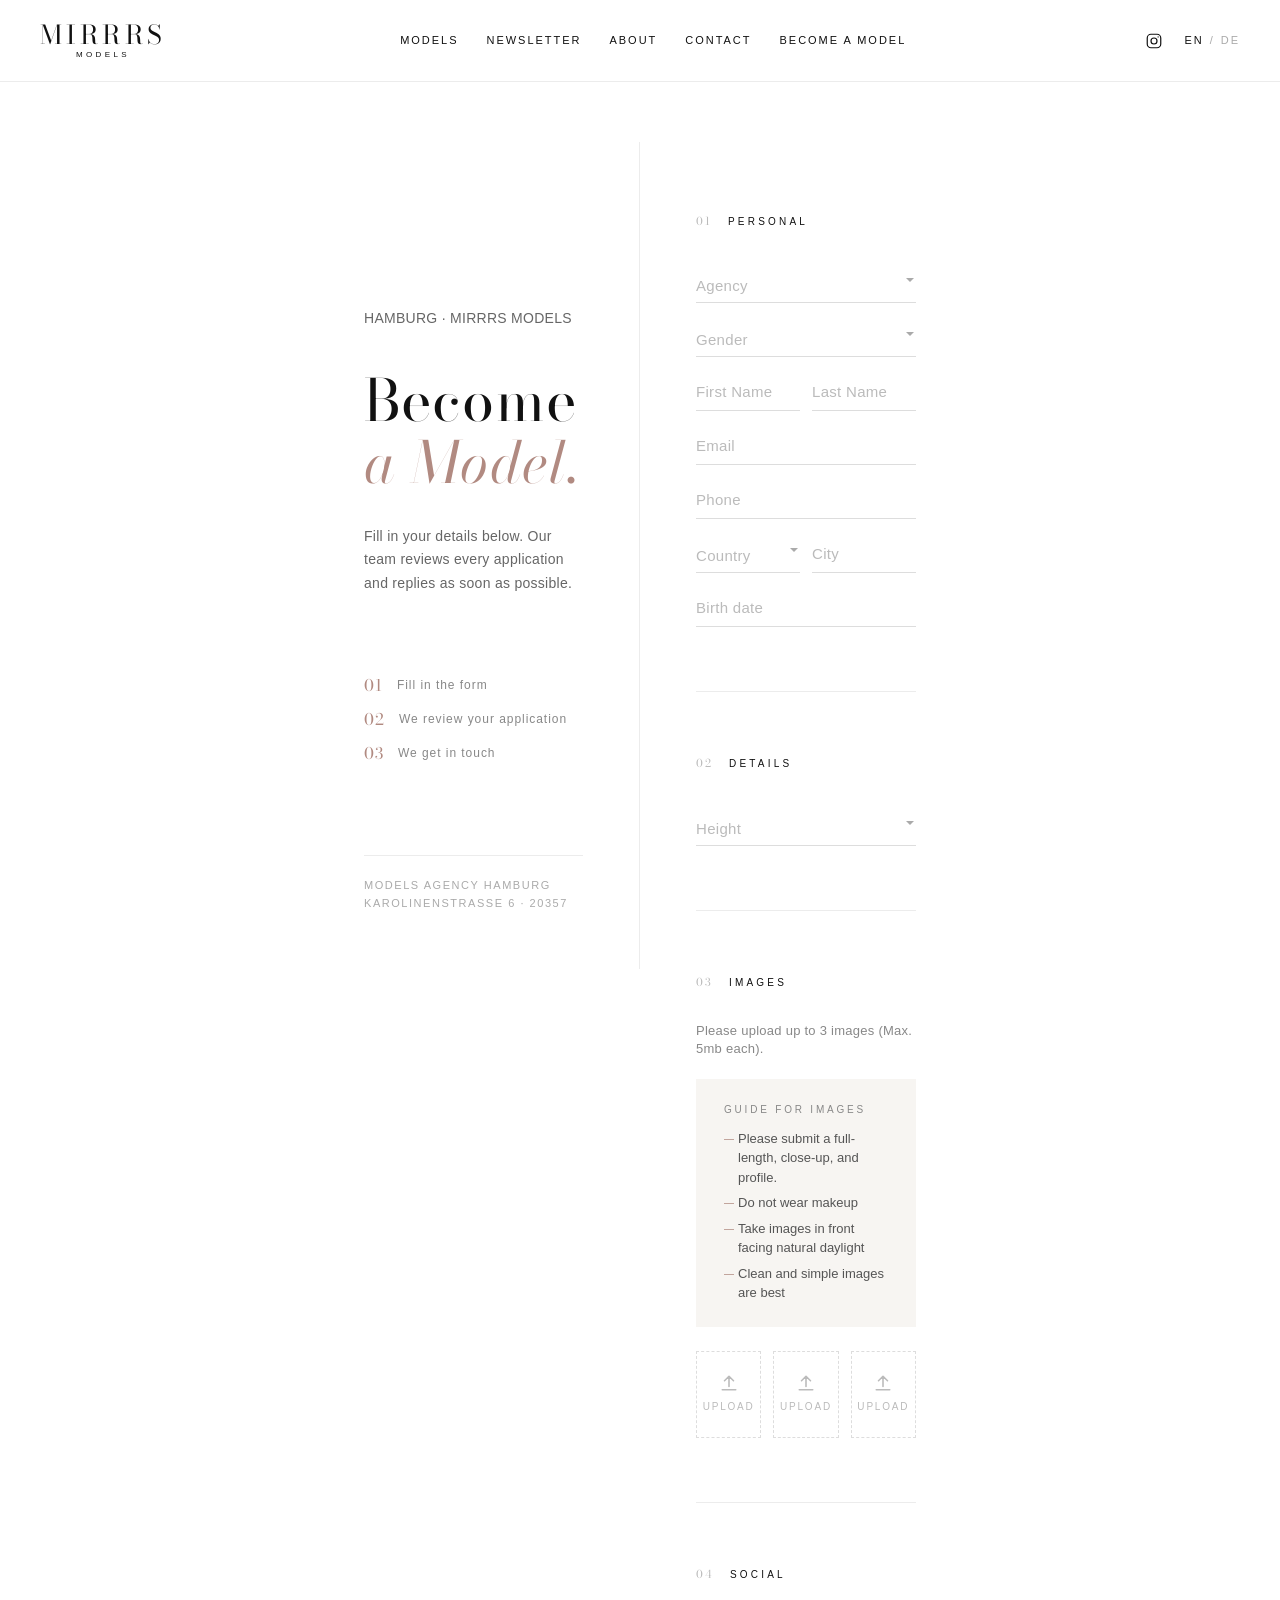
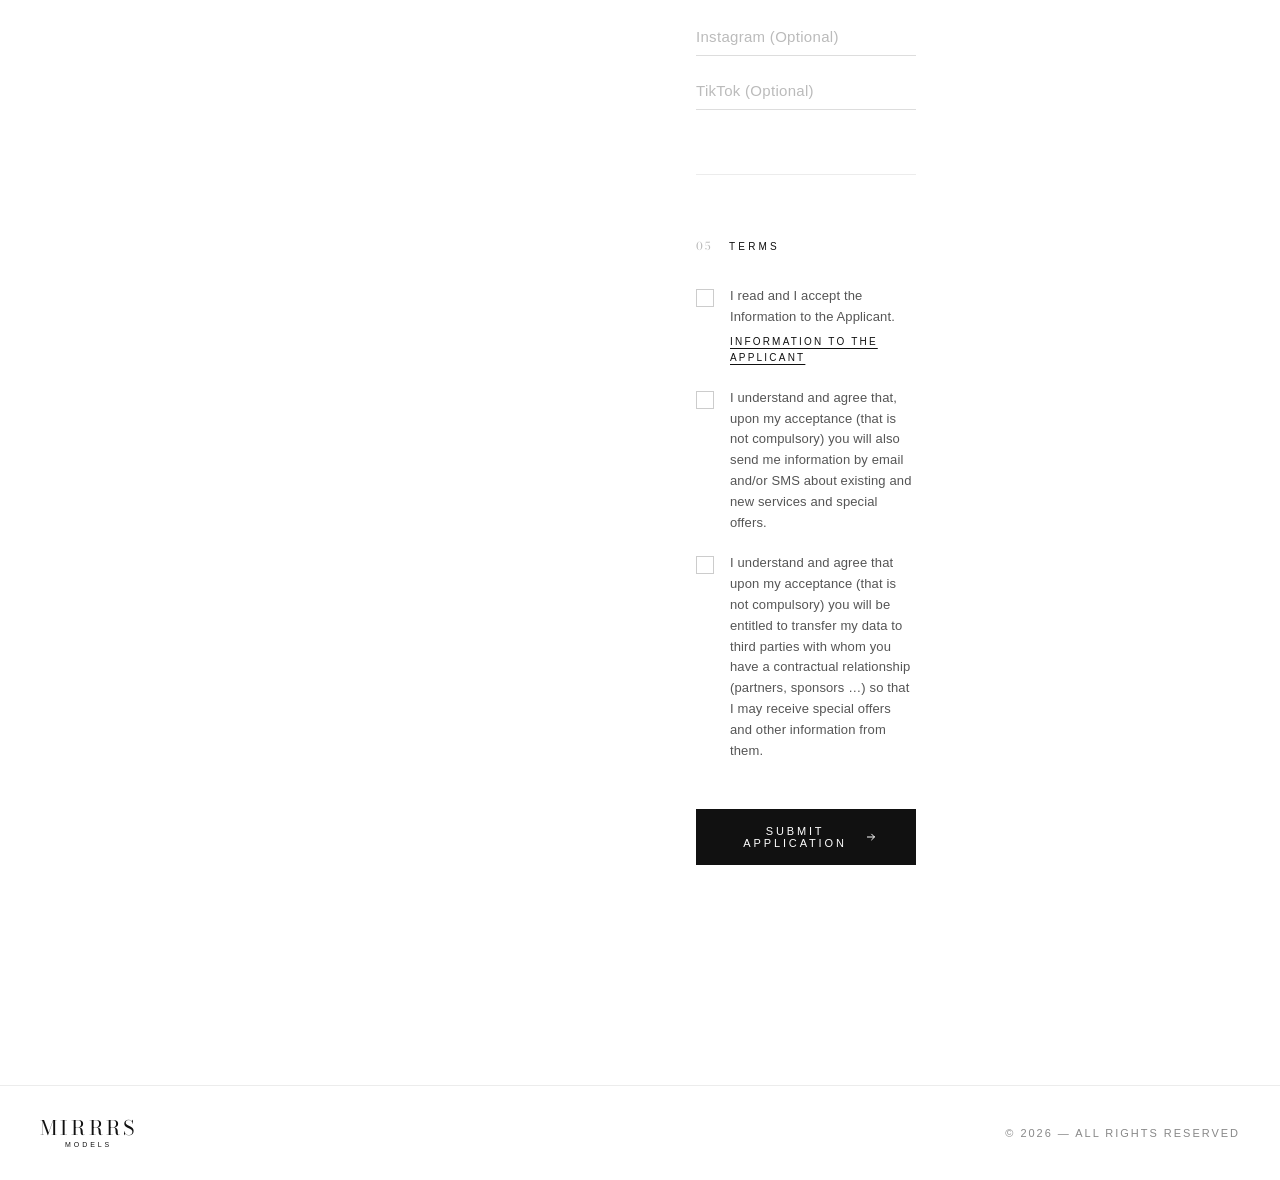
<file: apply.html>
<!DOCTYPE html>
<html lang="en">
<head>
<meta charset="UTF-8" />
<meta name="viewport" content="width=device-width, initial-scale=1.0" />
<title>Become a Model — MIRRRS</title>
<link rel="icon" type="image/svg+xml" href="logo-monogram.svg" />
<link rel="preconnect" href="https://fonts.googleapis.com" />
<link rel="preconnect" href="https://fonts.gstatic.com" crossorigin />
<link rel="stylesheet" href="https://fonts.googleapis.com/css2?family=Bodoni+Moda:ital,wght@0,400;0,500;1,400&display=swap" />
<link rel="stylesheet" href="styles.css" />
<style>
/* ============================================================
   APPLY PAGE — MIRRRS editorial redesign
   ============================================================ */

.apply-body {
  background: #fff;
}

/* ---- PAGE LAYOUT ---- */
.apply-page {
  display: grid;
  grid-template-columns: 1fr 1fr;
  min-height: calc(100vh - 73px);
}

/* ---- LEFT COLUMN — hero / intro ---- */
.apply-aside {
  position: sticky;
  top: 73px; /* nav height */
  height: calc(100vh - 73px);
  border-right: 1px solid #ececec;
  display: flex;
  flex-direction: column;
  justify-content: space-between;
  padding: 72px 56px 56px;
  overflow: hidden;
}

.apply-aside-inner {
  flex: 1;
  display: flex;
  flex-direction: column;
  justify-content: center;
}

.apply-eyebrow {
  font-size: 10px;
  letter-spacing: 0.32em;
  text-transform: uppercase;
  color: #aaa;
  margin: 0 0 28px;
}

.apply-aside h1 {
  font-family: 'Bodoni Moda', 'Playfair Display', 'Didot', 'Times New Roman', serif;
  font-size: clamp(44px, 4.5vw, 72px);
  font-weight: 400;
  letter-spacing: 0.02em;
  line-height: 1.06;
  margin: 0 0 32px;
  color: #111;
}

.apply-aside h1 em {
  font-style: italic;
  color: var(--accent);
}

.apply-aside p {
  font-size: 14px;
  line-height: 1.7;
  color: #666;
  max-width: 340px;
  margin: 0 0 40px;
  letter-spacing: 0.02em;
}

.apply-aside-note {
  border-top: 1px solid #ececec;
  padding-top: 20px;
  font-size: 11px;
  letter-spacing: 0.14em;
  text-transform: uppercase;
  color: #aaa;
  line-height: 1.7;
}

.aside-step-list {
  list-style: none;
  margin: 0;
  padding: 0;
  display: flex;
  flex-direction: column;
  gap: 16px;
  margin-top: 40px;
}

.aside-step {
  display: flex;
  align-items: flex-start;
  gap: 14px;
  font-size: 12px;
  letter-spacing: 0.08em;
  color: #888;
  line-height: 1.5;
}

.aside-step-num {
  font-family: 'Bodoni Moda', serif;
  font-size: 16px;
  color: var(--accent);
  line-height: 1;
  flex: 0 0 auto;
  margin-top: 1px;
}

/* ---- RIGHT COLUMN — form ---- */
.apply-form-col {
  padding: 72px 56px 100px;
  background: #fff;
}

/* ---- SECTION BLOCKS ---- */
.af-section {
  padding-top: 64px;
  border-top: 1px solid #ececec;
  margin-top: 0;
}

.af-section:first-of-type {
  padding-top: 0;
  border-top: none;
}

.af-section + .af-section {
  margin-top: 64px;
}

.af-section-head {
  display: flex;
  align-items: baseline;
  gap: 16px;
  margin-bottom: 32px;
}

.af-section-num {
  font-family: 'Bodoni Moda', serif;
  font-size: 11px;
  color: #bbb;
  letter-spacing: 0.18em;
}

.af-section-title {
  font-size: 10px;
  letter-spacing: 0.32em;
  text-transform: uppercase;
  font-weight: 500;
  color: #111;
  margin: 0;
}

/* ---- FIELD GRID ---- */
.af-grid {
  display: grid;
  grid-template-columns: 1fr 1fr;
  gap: 12px;
}

.af-grid--full {
  grid-template-columns: 1fr;
}

.af-field {
  position: relative;
}

.af-field--span2 {
  grid-column: 1 / -1;
}

/* ---- INPUTS ---- */
.af-input,
.af-select {
  display: block;
  width: 100%;
  border: 0;
  border-bottom: 1px solid #ddd;
  background: transparent;
  padding: 14px 0 10px;
  font-family: inherit;
  font-size: 15px;
  font-weight: 300;
  color: #111;
  letter-spacing: 0.02em;
  outline: none;
  transition: border-color 0.2s ease;
  -webkit-appearance: none;
  appearance: none;
  border-radius: 0;
}

.af-input::placeholder {
  color: #bbb;
  font-weight: 300;
}

.af-input:focus,
.af-select:focus {
  border-bottom-color: #111;
}

.af-input:focus::placeholder {
  color: #ddd;
}

/* floating label pattern */
.af-label {
  position: absolute;
  top: 14px;
  left: 0;
  font-size: 15px;
  font-weight: 300;
  color: #bbb;
  pointer-events: none;
  letter-spacing: 0.02em;
  transition: top 0.18s ease, font-size 0.18s ease, color 0.18s ease;
}

.af-select-wrap {
  position: relative;
}

.af-select-wrap::after {
  content: '';
  position: absolute;
  right: 2px;
  top: 50%;
  transform: translateY(-4px);
  border: 4px solid transparent;
  border-top-color: #aaa;
  pointer-events: none;
}

.af-select {
  cursor: pointer;
  color: #111;
  padding-right: 20px;
}

.af-select option[value=""] {
  color: #bbb;
}

/* shrink the floating label when select is not empty */
.af-select:not([data-empty="true"]) ~ .af-label,
.af-select:focus ~ .af-label {
  top: -8px;
  font-size: 10px;
  color: #aaa;
  letter-spacing: 0.1em;
}

/* ---- IMAGE GUIDE ---- */
.af-guide {
  background: #f7f5f2;
  padding: 24px 28px;
  margin-top: 8px;
  margin-bottom: 24px;
}

.af-guide-title {
  font-size: 10px;
  letter-spacing: 0.28em;
  text-transform: uppercase;
  color: #888;
  margin-bottom: 12px;
}

.af-guide ul {
  margin: 0;
  padding: 0;
  list-style: none;
  display: flex;
  flex-direction: column;
  gap: 6px;
}

.af-guide li {
  font-size: 13px;
  color: #555;
  line-height: 1.5;
  padding-left: 14px;
  position: relative;
}

.af-guide li::before {
  content: '—';
  position: absolute;
  left: 0;
  color: var(--accent);
  font-size: 10px;
  top: 2px;
}

/* ---- UPLOAD SLOTS ---- */
.af-uploads {
  display: grid;
  grid-template-columns: repeat(3, 1fr);
  gap: 12px;
}

.af-upload-slot {
  position: relative;
  aspect-ratio: 3 / 4;
  border: 1px dashed #ddd;
  display: flex;
  flex-direction: column;
  align-items: center;
  justify-content: center;
  cursor: pointer;
  transition: border-color 0.2s ease, background 0.2s ease;
  overflow: hidden;
  background: transparent;
}

.af-upload-slot:hover {
  border-color: #aaa;
  background: #fafafa;
}

.af-upload-slot.has-file {
  border-color: var(--accent);
  border-style: solid;
}

.af-upload-slot input[type=file] {
  position: absolute;
  inset: 0;
  opacity: 0;
  cursor: pointer;
  width: 100%;
  height: 100%;
}

.af-upload-icon {
  width: 18px;
  height: 18px;
  color: #bbb;
  margin-bottom: 8px;
  transition: color 0.2s ease;
}

.af-upload-slot:hover .af-upload-icon {
  color: #888;
}

.af-upload-slot.has-file .af-upload-icon {
  color: var(--accent);
}

.af-upload-label-text {
  font-size: 10px;
  letter-spacing: 0.18em;
  text-transform: uppercase;
  color: #bbb;
  transition: color 0.2s ease;
}

.af-upload-slot:hover .af-upload-label-text {
  color: #888;
}

.af-upload-slot.has-file .af-upload-label-text {
  color: var(--accent);
}

.af-upload-filename {
  position: absolute;
  bottom: 10px;
  left: 8px;
  right: 8px;
  font-size: 10px;
  color: #888;
  text-align: center;
  overflow: hidden;
  text-overflow: ellipsis;
  white-space: nowrap;
}

/* ---- TERMS ---- */
.af-terms-list {
  display: flex;
  flex-direction: column;
  gap: 20px;
}

.af-check-row {
  display: grid;
  grid-template-columns: 18px 1fr;
  gap: 16px;
  align-items: start;
  cursor: pointer;
}

.af-check-row input[type=checkbox] {
  appearance: none;
  -webkit-appearance: none;
  width: 18px;
  height: 18px;
  border: 1px solid #ccc;
  border-radius: 0;
  background: transparent;
  margin: 3px 0 0;
  cursor: pointer;
  display: inline-grid;
  place-content: center;
  flex: 0 0 auto;
  transition: border-color 0.15s ease;
}

.af-check-row:hover input[type=checkbox] {
  border-color: #888;
}

.af-check-row input[type=checkbox]:checked {
  border-color: var(--accent);
  background: var(--accent);
}

.af-check-row input[type=checkbox]::after {
  content: '';
  display: block;
  width: 9px;
  height: 6px;
  border-left: 1.4px solid #fff;
  border-bottom: 1.4px solid #fff;
  transform: rotate(-46deg) translateY(-2px) scale(0);
  transition: transform 0.12s ease;
}

.af-check-row input[type=checkbox]:checked::after {
  transform: rotate(-46deg) translateY(-2px) scale(1);
}

.af-check-text {
  font-size: 13px;
  line-height: 1.6;
  color: #555;
  letter-spacing: 0.01em;
}

.af-terms-link {
  display: inline-block;
  margin-top: 6px;
  font-size: 10px;
  letter-spacing: 0.22em;
  text-transform: uppercase;
  color: #111;
  text-decoration: underline;
  text-underline-offset: 3px;
}

/* ---- SUBMIT ---- */
.af-submit-row {
  display: flex;
  align-items: center;
  gap: 28px;
  margin-top: 48px;
  flex-wrap: wrap;
}

.af-submit {
  display: inline-flex;
  align-items: center;
  gap: 12px;
  background: #111;
  color: #fff;
  border: 0;
  padding: 16px 40px;
  font-family: inherit;
  font-size: 11px;
  font-weight: 400;
  letter-spacing: 0.26em;
  text-transform: uppercase;
  cursor: pointer;
  border-radius: 0;
  transition: background 0.2s ease;
}

.af-submit:hover {
  background: var(--accent);
}

.af-submit:active {
  opacity: 0.85;
}

.af-submit svg {
  width: 14px;
  height: 14px;
  transition: transform 0.2s ease;
}

.af-submit:hover svg {
  transform: translateX(3px);
}

.af-status {
  font-size: 13px;
  letter-spacing: 0.02em;
  display: none;
}

.af-status.is-ok  { display: block; color: var(--accent); }
.af-status.is-err { display: block; color: #b00020; }

/* ---- RESPONSIVE ---- */
@media (max-width: 1000px) {
  .apply-page {
    grid-template-columns: 1fr;
  }

  .apply-aside {
    position: static;
    height: auto;
    border-right: none;
    border-bottom: 1px solid #ececec;
    padding: 48px 24px 40px;
  }

  .apply-aside-inner {
    flex-direction: row;
    flex-wrap: wrap;
    gap: 24px;
    align-items: flex-start;
  }

  .apply-aside h1 {
    font-size: clamp(34px, 8vw, 54px);
  }

  .aside-step-list {
    margin-top: 0;
    flex-direction: row;
    flex-wrap: wrap;
    gap: 20px 32px;
  }

  .apply-form-col {
    padding: 40px 24px 80px;
  }

  .af-grid {
    grid-template-columns: 1fr;
  }

  .af-uploads {
    grid-template-columns: repeat(3, 1fr);
  }
}

@media (max-width: 480px) {
  .af-uploads {
    grid-template-columns: 1fr;
  }

  .af-upload-slot {
    aspect-ratio: 4 / 3;
  }

  .af-submit-row {
    flex-direction: column;
    align-items: flex-start;
  }
}
</style>
</head>
<body class="apply-body">

<!-- ========== TOP NAV ========== -->
<header class="site-nav">
  <a href="index.html" class="logo">
    <span class="logo-mark">MIRRRS</span>
    <span class="logo-sub">Models</span>
  </a>
  <nav class="primary-nav">
    <a href="models.html" data-i18n="nav.models">Models</a>
    <a href="newsletter.html" data-i18n="nav.newsletter">Newsletter</a>
    <a href="about.html" data-i18n="nav.about">About</a>
    <a href="contact.html" data-i18n="nav.contact">Contact</a>
    <a href="apply.html" data-i18n="nav.apply">Become a Model</a>
  </nav>
  <div class="nav-extras">
    <a class="ig-link" href="https://www.instagram.com/mirrrsmodels/" target="_blank" rel="noopener" aria-label="Instagram">
      <svg viewBox="0 0 24 24" width="18" height="18" fill="none" stroke="currentColor" stroke-width="1.6">
        <rect x="3" y="3" width="18" height="18" rx="5" />
        <circle cx="12" cy="12" r="4" />
        <circle cx="17.5" cy="6.5" r="0.8" fill="currentColor" stroke="none" />
      </svg>
    </a>
    <div class="lang-switch" role="group" aria-label="Language">
      <button type="button" data-lang="en" class="is-active">EN</button>
      <span aria-hidden="true">/</span>
      <button type="button" data-lang="de">DE</button>
    </div>
  </div>
</header>

<main class="apply-page">

  <!-- ============ LEFT ASIDE ============ -->
  <aside class="apply-aside">
    <div class="apply-aside-inner">
      <div>
        <p class="apply-eyebrow" data-i18n="apply.eyebrow">Hamburg · MIRRRS Models</p>
        <h1>
          <span data-i18n="apply.heading.line1">Become</span><br>
          <em data-i18n="apply.heading.line2">a Model.</em>
        </h1>
        <p data-i18n="apply.intro">Fill in your details below. Our team reviews every application and replies as soon as possible.</p>
      </div>

      <ul class="aside-step-list" aria-label="Process steps">
        <li class="aside-step">
          <span class="aside-step-num">01</span>
          <span data-i18n="apply.step1">Fill in the form</span>
        </li>
        <li class="aside-step">
          <span class="aside-step-num">02</span>
          <span data-i18n="apply.step2">We review your application</span>
        </li>
        <li class="aside-step">
          <span class="aside-step-num">03</span>
          <span data-i18n="apply.step3">We get in touch</span>
        </li>
      </ul>
    </div>

    <div class="apply-aside-note" data-i18n="apply.sideNote">
      Models Agency Hamburg<br>
      Karolinenstrasse 6 · 20357
    </div>
  </aside>

  <!-- ============ RIGHT FORM COLUMN ============ -->
  <div class="apply-form-col">
    <form id="apply-form" novalidate>

      <!-- ---- PERSONAL ---- -->
      <section class="af-section">
        <div class="af-section-head">
          <span class="af-section-num">01</span>
          <h2 class="af-section-title" data-i18n="apply.personal">Personal</h2>
        </div>

        <div class="af-grid">

          <div class="af-field af-field--span2">
            <div class="af-select-wrap">
              <select class="af-select" name="agency" required data-empty="true">
                <option value="" disabled selected hidden></option>
                <option value="mirrrs">MIRRRS — Hamburg</option>
                <option value="other">Other / Freelance</option>
                <option value="none">Not represented</option>
              </select>
              <label class="af-label" data-i18n="apply.agency">Agency</label>
            </div>
          </div>

          <div class="af-field af-field--span2">
            <div class="af-select-wrap">
              <select class="af-select" name="gender" required data-empty="true">
                <option value="" disabled selected hidden></option>
                <option value="female"     data-i18n="apply.gender.female">Female</option>
                <option value="male"       data-i18n="apply.gender.male">Male</option>
                <option value="non-binary" data-i18n="apply.gender.nonBinary">Non-binary</option>
                <option value="other"      data-i18n="apply.gender.other">Other</option>
              </select>
              <label class="af-label" data-i18n="apply.gender">Gender</label>
            </div>
          </div>

          <div class="af-field">
            <input class="af-input" type="text" name="firstName" required data-i18n-placeholder="apply.firstName" placeholder="First Name" />
          </div>

          <div class="af-field">
            <input class="af-input" type="text" name="lastName" required data-i18n-placeholder="apply.lastName" placeholder="Last Name" />
          </div>

          <div class="af-field af-field--span2">
            <input class="af-input" type="email" name="email" required data-i18n-placeholder="apply.email" placeholder="Email" />
          </div>

          <div class="af-field af-field--span2">
            <input class="af-input" type="tel" name="phone" required data-i18n-placeholder="apply.phone" placeholder="Phone" />
          </div>

          <div class="af-field">
            <div class="af-select-wrap">
              <select class="af-select" name="country" required data-empty="true">
                <option value="" disabled selected hidden></option>
                <option value="DE">Germany</option>
                <option value="AT">Austria</option>
                <option value="CH">Switzerland</option>
                <option value="NL">Netherlands</option>
                <option value="BE">Belgium</option>
                <option value="FR">France</option>
                <option value="ES">Spain</option>
                <option value="PT">Portugal</option>
                <option value="IT">Italy</option>
                <option value="GB">United Kingdom</option>
                <option value="IE">Ireland</option>
                <option value="DK">Denmark</option>
                <option value="SE">Sweden</option>
                <option value="NO">Norway</option>
                <option value="FI">Finland</option>
                <option value="PL">Poland</option>
                <option value="CZ">Czechia</option>
                <option value="HU">Hungary</option>
                <option value="GR">Greece</option>
                <option value="US">United States</option>
                <option value="CA">Canada</option>
                <option value="MX">Mexico</option>
                <option value="BR">Brazil</option>
                <option value="AR">Argentina</option>
                <option value="JP">Japan</option>
                <option value="KR">South Korea</option>
                <option value="AU">Australia</option>
                <option value="OTHER">Other</option>
              </select>
              <label class="af-label" data-i18n="apply.country">Country</label>
            </div>
          </div>

          <div class="af-field">
            <input class="af-input" type="text" name="city" required data-i18n-placeholder="apply.city" placeholder="City" />
          </div>

          <div class="af-field af-field--span2">
            <input class="af-input" type="text" name="birthDate" required
                   onfocus="this.type='date'"
                   onblur="if(!this.value)this.type='text'"
                   data-i18n-placeholder="apply.birthDate"
                   placeholder="Birth date" />
          </div>

        </div>
      </section>

      <!-- ---- DETAILS ---- -->
      <section class="af-section">
        <div class="af-section-head">
          <span class="af-section-num">02</span>
          <h2 class="af-section-title" data-i18n="apply.details">Details</h2>
        </div>

        <div class="af-grid af-grid--full">
          <div class="af-field">
            <div class="af-select-wrap">
              <select class="af-select" name="height" required data-empty="true">
                <option value="" disabled selected hidden></option>
                <option>160 cm / 5'3"</option><option>161 cm / 5'3"</option>
                <option>162 cm / 5'4"</option><option>163 cm / 5'4"</option>
                <option>164 cm / 5'5"</option><option>165 cm / 5'5"</option>
                <option>166 cm / 5'5"</option><option>167 cm / 5'6"</option>
                <option>168 cm / 5'6"</option><option>169 cm / 5'7"</option>
                <option>170 cm / 5'7"</option><option>171 cm / 5'7"</option>
                <option>172 cm / 5'8"</option><option>173 cm / 5'8"</option>
                <option>174 cm / 5'9"</option><option>175 cm / 5'9"</option>
                <option>176 cm / 5'9"</option><option>177 cm / 5'10"</option>
                <option>178 cm / 5'10"</option><option>179 cm / 5'10"</option>
                <option>180 cm / 5'11"</option><option>181 cm / 5'11"</option>
                <option>182 cm / 6'0"</option><option>183 cm / 6'0"</option>
                <option>184 cm / 6'0"</option><option>185 cm / 6'1"</option>
                <option>186 cm / 6'1"</option><option>187 cm / 6'2"</option>
                <option>188 cm / 6'2"</option><option>189 cm / 6'2"</option>
                <option>190 cm / 6'3"</option><option>191 cm / 6'3"</option>
                <option>192 cm / 6'4"</option><option>193 cm / 6'4"</option>
                <option>194 cm / 6'4"</option><option>195 cm / 6'5"</option>
              </select>
              <label class="af-label" data-i18n="apply.height">Height</label>
            </div>
          </div>
        </div>
      </section>

      <!-- ---- IMAGES ---- -->
      <section class="af-section">
        <div class="af-section-head">
          <span class="af-section-num">03</span>
          <h2 class="af-section-title" data-i18n="apply.images">Images</h2>
        </div>

        <p style="font-size:13px;color:#888;margin:0 0 20px;letter-spacing:0.02em;" data-i18n="apply.images.intro">
          Please upload up to 3 images (Max. 5mb each).
        </p>

        <div class="af-guide">
          <div class="af-guide-title" data-i18n="apply.images.guideTitle">Guide for images</div>
          <ul>
            <li data-i18n="apply.images.guide1">Please submit a full-length, close-up, and profile.</li>
            <li data-i18n="apply.images.guide2">Do not wear makeup</li>
            <li data-i18n="apply.images.guide3">Take images in front facing natural daylight</li>
            <li data-i18n="apply.images.guide4">Clean and simple images are best</li>
          </ul>
        </div>

        <div class="af-uploads">
          <label class="af-upload-slot" aria-label="Upload image 1">
            <svg class="af-upload-icon" viewBox="0 0 16 16" fill="none" stroke="currentColor" stroke-width="1.4" stroke-linecap="round" stroke-linejoin="round">
              <path d="M8 11V3M4 6l4-4 4 4" /><path d="M2 14h12" />
            </svg>
            <span class="af-upload-label-text" data-i18n="apply.upload">Upload</span>
            <input type="file" name="image1" accept="image/*" />
            <span class="af-upload-filename"></span>
          </label>
          <label class="af-upload-slot" aria-label="Upload image 2">
            <svg class="af-upload-icon" viewBox="0 0 16 16" fill="none" stroke="currentColor" stroke-width="1.4" stroke-linecap="round" stroke-linejoin="round">
              <path d="M8 11V3M4 6l4-4 4 4" /><path d="M2 14h12" />
            </svg>
            <span class="af-upload-label-text" data-i18n="apply.upload">Upload</span>
            <input type="file" name="image2" accept="image/*" />
            <span class="af-upload-filename"></span>
          </label>
          <label class="af-upload-slot" aria-label="Upload image 3">
            <svg class="af-upload-icon" viewBox="0 0 16 16" fill="none" stroke="currentColor" stroke-width="1.4" stroke-linecap="round" stroke-linejoin="round">
              <path d="M8 11V3M4 6l4-4 4 4" /><path d="M2 14h12" />
            </svg>
            <span class="af-upload-label-text" data-i18n="apply.upload">Upload</span>
            <input type="file" name="image3" accept="image/*" />
            <span class="af-upload-filename"></span>
          </label>
        </div>
      </section>

      <!-- ---- SOCIAL ---- -->
      <section class="af-section">
        <div class="af-section-head">
          <span class="af-section-num">04</span>
          <h2 class="af-section-title" data-i18n="apply.social">Social</h2>
        </div>

        <div class="af-grid af-grid--full">
          <div class="af-field">
            <input class="af-input" type="text" name="instagram" data-i18n-placeholder="apply.instagram" placeholder="Instagram (Optional)" />
          </div>
          <div class="af-field">
            <input class="af-input" type="text" name="tiktok" data-i18n-placeholder="apply.tiktok" placeholder="TikTok (Optional)" />
          </div>
        </div>
      </section>

      <!-- ---- TERMS ---- -->
      <section class="af-section">
        <div class="af-section-head">
          <span class="af-section-num">05</span>
          <h2 class="af-section-title" data-i18n="apply.terms">Terms</h2>
        </div>

        <div class="af-terms-list">
          <label class="af-check-row">
            <input type="checkbox" name="terms1" required />
            <span class="af-check-text">
              <span data-i18n="apply.terms1">I read and I accept the Information to the Applicant.</span><br>
              <a href="#" class="af-terms-link" data-i18n="apply.terms1.link">Information to the Applicant</a>
            </span>
          </label>

          <label class="af-check-row">
            <input type="checkbox" name="terms2" />
            <span class="af-check-text" data-i18n="apply.terms2">I understand and agree that, upon my acceptance (that is not compulsory) you will also send me information by email and/or SMS about existing and new services and special offers.</span>
          </label>

          <label class="af-check-row">
            <input type="checkbox" name="terms3" />
            <span class="af-check-text" data-i18n="apply.terms3">I understand and agree that upon my acceptance (that is not compulsory) you will be entitled to transfer my data to third parties with whom you have a contractual relationship (partners, sponsors …) so that I may receive special offers and other information from them.</span>
          </label>
        </div>

        <div class="af-submit-row">
          <button class="af-submit" type="submit">
            <span data-i18n="apply.submit">Submit Application</span>
            <svg viewBox="0 0 14 14" fill="none" stroke="currentColor" stroke-width="1.4" stroke-linecap="round" stroke-linejoin="round" aria-hidden="true">
              <path d="M2 7h10M8 3l4 4-4 4"/>
            </svg>
          </button>
          <p class="af-status" id="af-status"></p>
        </div>

      </section>

    </form>
  </div>

</main>

<!-- ========== FOOTER ========== -->
<footer class="site-footer">
  <a href="index.html" class="logo logo--footer">
    <span class="logo-mark">MIRRRS</span>
    <span class="logo-sub">Models</span>
  </a>
  <span data-i18n="footer.copy">© 2026 — All rights reserved</span>
</footer>

<script src="i18n.js"></script>
<script>
/* ---- Select: toggle data-empty so floating label works ---- */
document.querySelectorAll('.af-select').forEach(sel => {
  function update() {
    sel.dataset.empty = sel.value === '' ? 'true' : 'false';
  }
  sel.addEventListener('change', update);
  update();
});

/* ---- File upload: show filename, toggle .has-file ---- */
document.querySelectorAll('.af-upload-slot input[type=file]').forEach(input => {
  input.addEventListener('change', e => {
    const file = e.target.files && e.target.files[0];
    const slot = e.target.closest('.af-upload-slot');
    const name = slot.querySelector('.af-upload-filename');
    if (file) {
      slot.classList.add('has-file');
      name.textContent = file.name;
    } else {
      slot.classList.remove('has-file');
      name.textContent = '';
    }
  });
});

/* ---- Form submit ---- */
document.getElementById('apply-form').addEventListener('submit', function(e) {
  e.preventDefault();
  const status = document.getElementById('af-status');

  if (!this.checkValidity()) {
    status.className = 'af-status is-err';
    status.textContent = '⚠ Please fill in every required field.';
    this.reportValidity();
    return;
  }

  status.className = 'af-status is-ok';
  status.textContent = '✓  Application submitted. We will be in touch soon.';
  this.reset();

  document.querySelectorAll('.af-upload-slot').forEach(s => {
    s.classList.remove('has-file');
    s.querySelector('.af-upload-filename').textContent = '';
  });
  document.querySelectorAll('.af-select').forEach(sel => {
    sel.dataset.empty = 'true';
  });
});

/* ---- i18n extras: add new keys not in original dict ---- */
/* Patch DICT inline after i18n.js has loaded */
document.addEventListener('DOMContentLoaded', function() {
  /* These keys don't exist in i18n.js yet — add graceful fallbacks here
     by simply leaving the HTML default text in place (which is already set). */
});
</script>
</body>
</html>
</file>
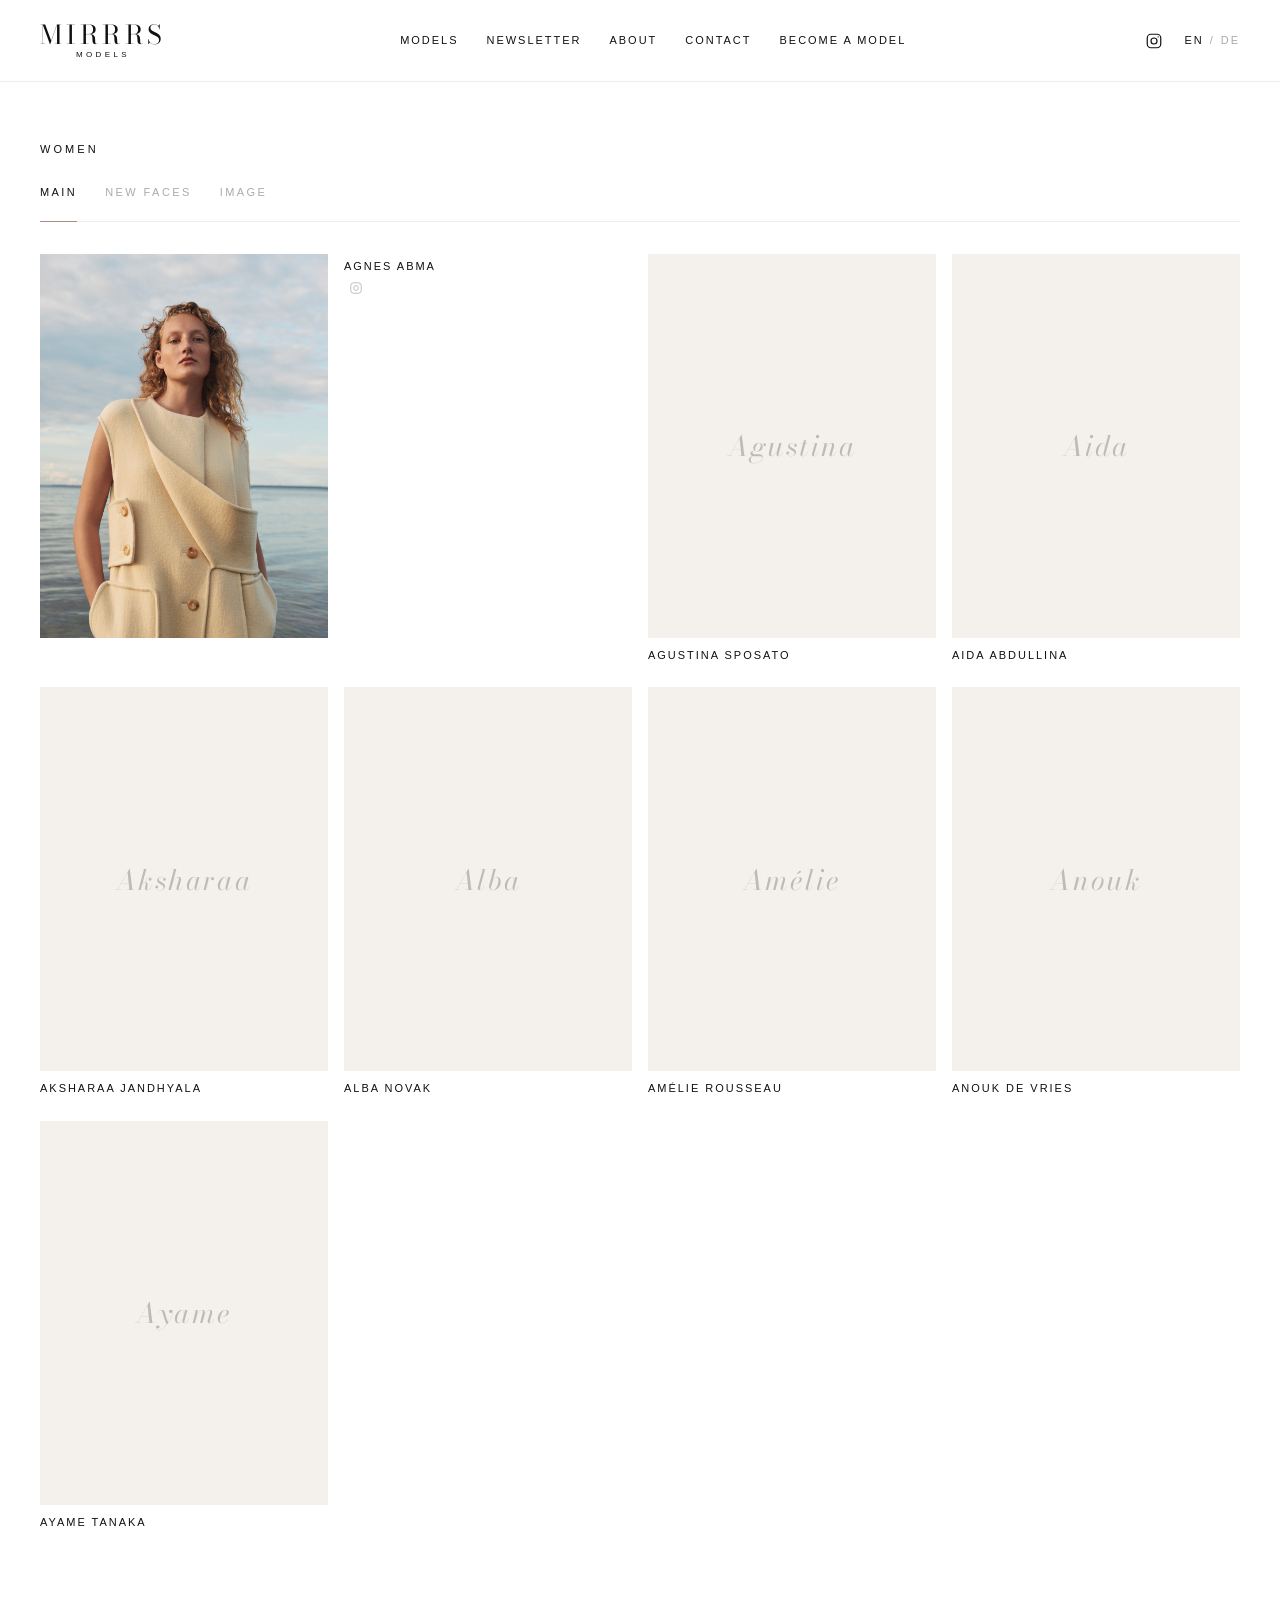
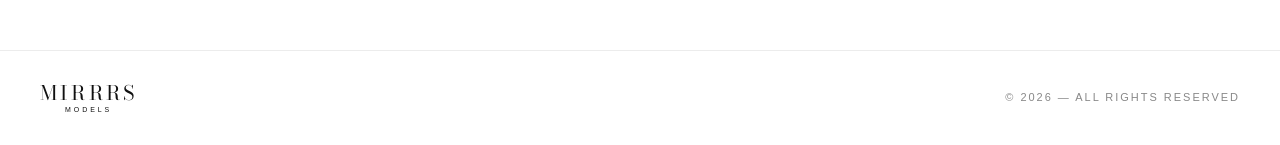
<file: models.html>
<!DOCTYPE html>
<html lang="en">
<head>
<meta charset="UTF-8" />
<meta name="viewport" content="width=device-width, initial-scale=1.0" />
<title>Models — MIRRRS</title>
<link rel="icon" type="image/svg+xml" href="logo-monogram.svg" />
<link rel="preconnect" href="https://fonts.googleapis.com" />
<link rel="preconnect" href="https://fonts.gstatic.com" crossorigin />
<link rel="stylesheet" href="https://fonts.googleapis.com/css2?family=Bodoni+Moda:wght@400;500&display=swap" />
<link rel="stylesheet" href="styles.css" />
</head>
<body>

<!-- ========== TOP NAV ========== -->
<header class="site-nav">
  <a href="index.html" class="logo">
    <span class="logo-mark">MIRRRS</span>
    <span class="logo-sub">Models</span>
  </a>

  <nav class="primary-nav">
    <a href="models.html" data-i18n="nav.models">Models</a>
    <a href="newsletter.html" data-i18n="nav.newsletter">Newsletter</a>
    <a href="about.html" data-i18n="nav.about">About</a>
    <a href="contact.html" data-i18n="nav.contact">Contact</a>
    <a href="apply.html" data-i18n="nav.apply">Become a Model</a>
  </nav>

  <div class="nav-extras">
    <a class="ig-link" href="https://www.instagram.com/mirrrsmodels/" target="_blank" rel="noopener" aria-label="Instagram">
      <svg viewBox="0 0 24 24" width="18" height="18" fill="none" stroke="currentColor" stroke-width="1.6">
        <rect x="3" y="3" width="18" height="18" rx="5" />
        <circle cx="12" cy="12" r="4" />
        <circle cx="17.5" cy="6.5" r="0.8" fill="currentColor" stroke="none" />
      </svg>
    </a>
    <div class="lang-switch" role="group" aria-label="Language">
      <button type="button" data-lang="en" class="is-active">EN</button>
      <span aria-hidden="true">/</span>
      <button type="button" data-lang="de">DE</button>
    </div>
  </div>
</header>

<!-- ========== MODELS GRID ==========
     This grid is rendered from MediaSlide via mediaslide.js
     (or from demo data while CONFIG.demo === true).
-->
<main class="models-page">
  <h1 data-i18n="models.heading">Women</h1>

  <!-- ===== Category tabs ===== -->
  <div class="category-tabs" role="tablist" aria-label="Model categories">
    <button type="button" role="tab" aria-selected="true"  class="cat-tab is-active" data-category="main"      data-i18n="cat.main">Main</button>
    <button type="button" role="tab" aria-selected="false" class="cat-tab"           data-category="new-faces" data-i18n="cat.newFaces">New Faces</button>
    <button type="button" role="tab" aria-selected="false" class="cat-tab"           data-category="image"     data-i18n="cat.image">Image</button>
  </div>

  <div class="models-grid" id="models-grid">
    <p class="loading" data-i18n="models.loading">Loading…</p>
  </div>
</main>

<!-- ========== FOOTER ========== -->
<footer class="site-footer">
  <a href="index.html" class="logo logo--footer">
    <span class="logo-mark">MIRRRS</span>
    <span class="logo-sub">Models</span>
  </a>
  <span data-i18n="footer.copy">© 2026 — All rights reserved</span>
</footer>

<script src="mediaslide.js"></script>
<script src="i18n.js"></script>
<script>
(async function () {
  const root = document.getElementById('models-grid');
  let allModels = [];

  function render(category) {
    const filtered = category === 'all'
      ? allModels
      : allModels.filter(m => (m.category || 'main') === category);

    if (!filtered.length) {
      root.innerHTML = '<p class="loading">No models in this category yet.</p>';
      return;
    }
    const IG_SVG = `<svg viewBox="0 0 24 24" width="14" height="14" fill="none" stroke="currentColor" stroke-width="1.6"><rect x="3" y="3" width="18" height="18" rx="5"/><circle cx="12" cy="12" r="4"/><circle cx="17.5" cy="6.5" r="0.8" fill="currentColor" stroke="none"/></svg>`;
    root.innerHTML = filtered.map(m => `
      <a href="model.html?slug=${encodeURIComponent(m.slug)}" class="model-card">
        <div class="photo">
          ${m.thumbnail ? `<img src="${m.thumbnail}" alt="${m.name}" loading="lazy" />` : `<div class="photo-placeholder"><span>${m.name.split(" ")[0]}</span></div>`}
        </div>
        <div class="caption">
          <span class="caption-name">${m.name}</span>
          ${m.instagram ? `<a class="caption-ig" href="${m.instagram}" target="_blank" rel="noopener" aria-label="${m.name} on Instagram" onclick="event.stopPropagation()">${IG_SVG}</a>` : ''}
        </div>
      </a>
    `).join('');
  }

  try {
    allModels = await window.MIRRRS.fetchModels();
    if (!allModels.length) {
      root.innerHTML = '<p class="loading">No models yet.</p>';
      return;
    }
    render('main');
  } catch (err) {
    console.error(err);
    root.innerHTML = '<p class="loading">Could not load models. Check mediaslide.js config.</p>';
    return;
  }

  /* category tab switcher */
  document.querySelectorAll('.cat-tab').forEach(tab => {
    tab.addEventListener('click', () => {
      document.querySelectorAll('.cat-tab').forEach(t => {
        t.classList.remove('is-active');
        t.setAttribute('aria-selected', 'false');
      });
      tab.classList.add('is-active');
      tab.setAttribute('aria-selected', 'true');
      render(tab.dataset.category);
    });
  });
})();
</script>

</body>
</html>
</file>
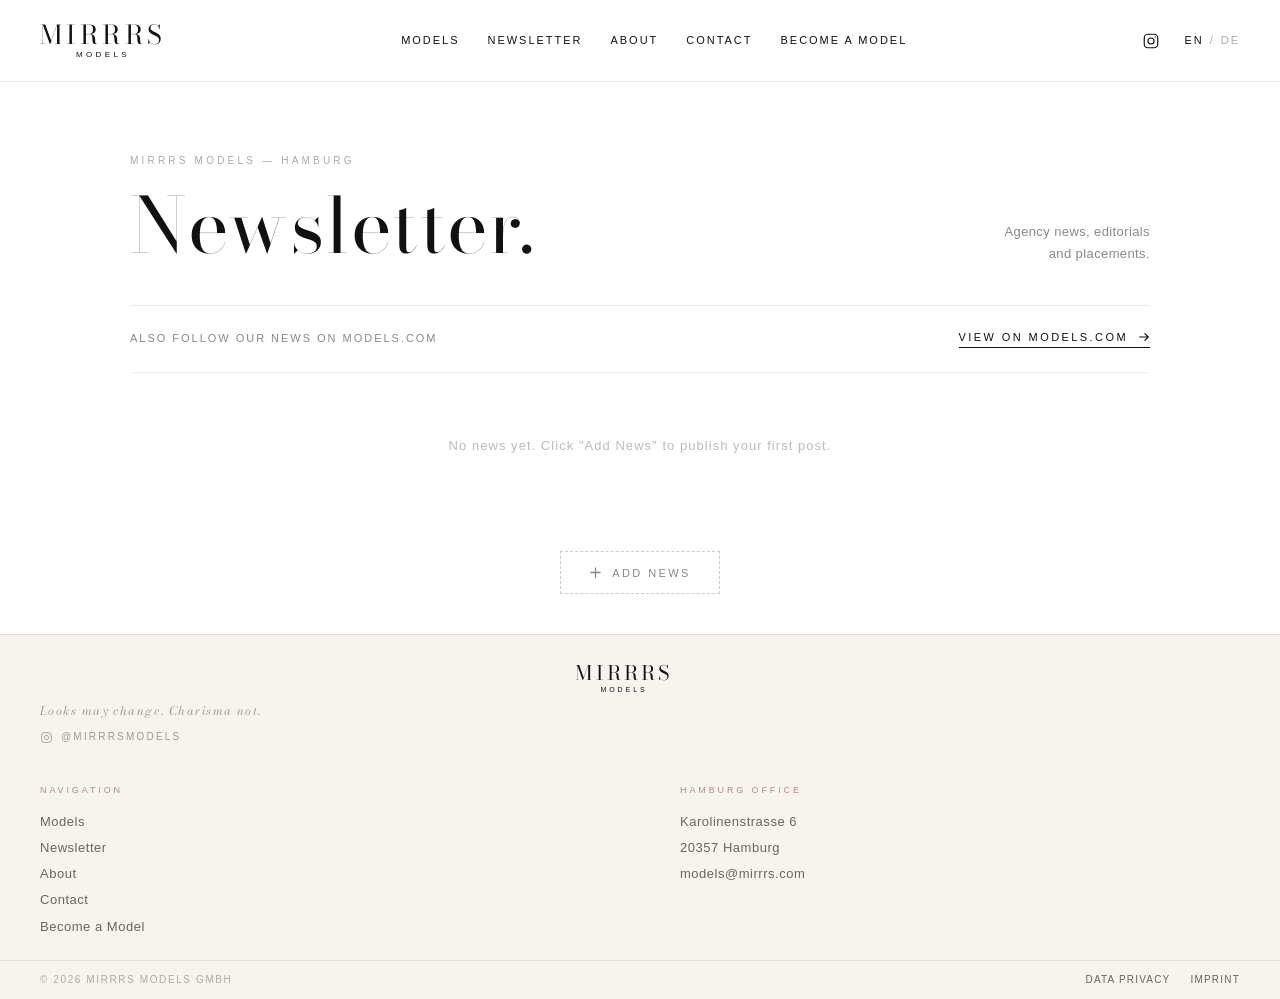
<file: newsletter.html>
<!DOCTYPE html>
<html lang="en">
<head>
<meta charset="UTF-8"/>
<meta name="viewport" content="width=device-width,initial-scale=1.0"/>
<title>Newsletter — MIRRRS Models</title>
<link rel="icon" type="image/svg+xml" href="logo-monogram.svg"/>
<link rel="preconnect" href="https://fonts.googleapis.com"/>
<link rel="preconnect" href="https://fonts.gstatic.com" crossorigin/>
<link rel="stylesheet" href="https://fonts.googleapis.com/css2?family=Bodoni+Moda:ital,wght@0,400;0,500;1,400&display=swap"/>
<style>
:root{--accent:#b18a81}
*,*::before,*::after{box-sizing:border-box}
html,body{margin:0;padding:0;background:#fff;color:#111;font-family:'Helvetica Neue',Helvetica,Arial,sans-serif;font-weight:300;-webkit-font-smoothing:antialiased;line-height:1.4;overflow-x:hidden}
a{color:inherit;text-decoration:none}
img{display:block;max-width:100%;height:auto}
button{font-family:inherit}

/* ── NAV ── */
.site-nav{display:grid;grid-template-columns:auto 1fr auto;align-items:center;gap:20px;padding:22px 40px;border-bottom:1px solid #ececec;position:sticky;top:0;background:#fff;z-index:100}
.logo{display:inline-flex;flex-direction:column;align-items:center;gap:3px;color:#111;line-height:1;text-decoration:none}
.logo-mark{font-family:'Bodoni Moda','Didot',serif;font-size:26px;letter-spacing:0.16em;font-weight:400;text-transform:uppercase}
.logo-sub{font-size:8px;letter-spacing:0.42em;font-weight:400;text-transform:uppercase}
.logo--footer .logo-mark{font-size:20px}.logo--footer .logo-sub{font-size:7px}
.primary-nav{display:flex;justify-content:center;gap:28px}
.primary-nav a{font-size:11px;letter-spacing:0.18em;text-transform:uppercase;color:#111;transition:color 0.2s;text-decoration:none}
.primary-nav a:hover,.primary-nav a.active{color:var(--accent)}
.nav-extras{display:flex;align-items:center;gap:14px}
.ig-link{display:inline-flex;align-items:center;color:#111;width:28px;height:28px;transition:color 0.2s}
.ig-link:hover{color:var(--accent)}
.lang-switch{display:inline-flex;align-items:center;gap:6px;font-size:11px;letter-spacing:0.18em;color:#aaa}
.lang-switch button{background:none;border:0;padding:0;font:inherit;letter-spacing:inherit;color:#aaa;cursor:pointer;text-transform:uppercase;transition:color 0.2s}
.lang-switch button.is-active{color:#111}
.mobile-menu-btn{display:none;background:none;border:0;cursor:pointer;color:#111;padding:4px}
.mobile-menu{display:none;position:fixed;top:73px;left:0;right:0;background:#fff;border-bottom:1px solid #ececec;z-index:99;flex-direction:column;padding:16px 24px 24px;gap:0}
.mobile-menu.is-open{display:flex}
.mobile-menu a{font-size:13px;letter-spacing:0.16em;text-transform:uppercase;color:#111;padding:14px 0;border-bottom:1px solid #f0f0f0;text-decoration:none}
.mobile-menu a:last-child{border-bottom:none}

/* ── FOOTER ── */
.site-footer{border-top:1px solid #e0dcd6;background:#f7f4f0;margin-top:40px}
.footer-top{display:grid;grid-template-columns:1fr auto;align-items:start;padding:28px 40px 20px;gap:32px}
.footer-logo-area{display:flex;flex-direction:column;gap:10px}
.footer-tagline{font-size:12px;letter-spacing:0.12em;color:#a09890;font-style:italic;font-family:'Bodoni Moda','Didot',serif}
.footer-ig{display:inline-flex;align-items:center;gap:8px;font-size:10px;letter-spacing:0.22em;text-transform:uppercase;color:#a09890;text-decoration:none;transition:color 0.2s}
.footer-ig:hover{color:var(--accent)}.footer-ig svg{width:13px;height:13px}
.footer-cols{display:grid;grid-template-columns:repeat(2,1fr);gap:0 80px;padding:20px 40px 24px}
.footer-col-label{font-size:9px;letter-spacing:0.32em;text-transform:uppercase;color:var(--accent);margin-bottom:16px;display:block}
.footer-col ul{list-style:none;margin:0;padding:0;display:flex;flex-direction:column;gap:8px}
.footer-col li a,.footer-col li span{font-size:13px;color:#6b6460;letter-spacing:0.04em;text-decoration:none;cursor:pointer;transition:color 0.2s;display:block;line-height:1.4}
.footer-col li a:hover{color:var(--accent)}
.footer-bottom{border-top:1px solid #e0dcd6;padding:12px 40px;display:flex;justify-content:space-between;align-items:center;gap:20px}
.footer-copy{font-size:10px;letter-spacing:0.16em;text-transform:uppercase;color:#b0aaa6}
.footer-legal{display:flex;gap:20px}
.footer-legal a{font-size:10px;letter-spacing:0.12em;text-transform:uppercase;color:#6b6460;text-decoration:none;transition:color 0.2s}
.footer-legal a:hover{color:var(--accent)}

/* ── PAGES ── */
.page{display:none;min-height:calc(100vh - 73px)}
.page.is-active{display:block}

/* ── HOME ── */
.home-hero{display:grid;grid-template-columns:1fr 1fr;min-height:calc(100vh - 73px);border-bottom:1px solid #ececec}
.home-hero-text{padding:80px 60px 80px 40px;border-right:1px solid #ececec;display:flex;flex-direction:column;justify-content:center;gap:32px}
.home-hero-tag{font-size:10px;letter-spacing:0.32em;text-transform:uppercase;color:#aaa;margin:0}
.home-hero h1{font-family:'Bodoni Moda','Didot',serif;font-size:clamp(52px,6vw,100px);font-weight:400;letter-spacing:0.04em;margin:0;line-height:0.9;text-transform:uppercase}
.home-hero h1 em{font-style:italic;color:var(--accent)}
.home-hero-manifesto{display:flex;flex-direction:column;gap:14px;max-width:540px}
.home-hero-manifesto p{font-size:14px;line-height:1.8;color:#555;margin:0;letter-spacing:0.02em}
.home-hero-cta{display:inline-flex;gap:16px;flex-wrap:wrap}
.btn{display:inline-flex;align-items:center;gap:10px;font-size:11px;letter-spacing:0.24em;text-transform:uppercase;border:1px solid #111;color:#111;padding:13px 32px;cursor:pointer;background:none;transition:background 0.2s,color 0.2s,border-color 0.2s;text-decoration:none}
.btn:hover{background:#111;color:#fff}
.btn--accent{background:var(--accent);border-color:var(--accent);color:#fff}
.btn--accent:hover{background:#9a716a;border-color:#9a716a}
.home-strip{display:grid;grid-template-columns:repeat(3,1fr);gap:0}
.home-strip-card{position:relative;overflow:hidden;cursor:pointer}
.home-strip-card img{width:100%;aspect-ratio:3/4;object-fit:cover;object-position:top;transition:transform 0.5s ease}
.home-strip-card:hover img{transform:scale(1.03)}
.home-strip-card .hs-name{position:absolute;bottom:16px;left:16px;font-size:11px;letter-spacing:0.18em;text-transform:uppercase;color:#fff;text-shadow:0 1px 4px rgba(0,0,0,0.4)}

/* ── MODELS ── */
.models-page{padding:60px 40px 0;max-width:1400px;margin:0 auto}
.models-page h1{font-size:11px;letter-spacing:0.28em;text-transform:uppercase;font-weight:500;margin:0 0 24px}
.category-tabs{display:flex;gap:28px;margin:0 0 32px;padding-bottom:16px;border-bottom:1px solid #ececec}
.cat-tab{background:none;border:0;padding:4px 0;font:inherit;font-size:11px;letter-spacing:0.22em;text-transform:uppercase;color:#aaa;cursor:pointer;position:relative;transition:color 0.2s}
.cat-tab:hover{color:#111}.cat-tab.is-active{color:#111}
.cat-tab.is-active::after{content:'';position:absolute;left:0;right:0;bottom:-17px;height:1px;background:var(--accent)}
.models-grid{display:grid;grid-template-columns:repeat(4,1fr);gap:24px 16px}
.model-card{display:block;cursor:pointer}
.model-card .photo{aspect-ratio:3/4;background:#f4f0eb;overflow:hidden;position:relative}
.model-card .photo img{width:100%;height:100%;object-fit:cover;object-position:top;transition:transform 0.4s}
.model-card:hover .photo img{transform:scale(1.02)}
.photo-placeholder{width:100%;aspect-ratio:3/4;background:#f4f0eb;display:flex;align-items:center;justify-content:center}
.photo-placeholder span{font-family:'Bodoni Moda',serif;font-size:22px;letter-spacing:0.08em;color:#ccc;font-style:italic}
.model-card .caption{margin-top:10px;display:flex;align-items:center;justify-content:space-between;gap:8px}
.caption-name{font-size:11px;letter-spacing:0.18em;text-transform:uppercase;position:relative;display:inline-block}
.caption-name::after{content:'';position:absolute;left:0;bottom:-3px;height:1px;width:0;background:var(--accent);transition:width 0.35s}
.model-card:hover .caption-name::after{width:100%}
.caption-ig{display:inline-flex;align-items:center;width:22px;height:22px;color:#bbb;transition:color 0.2s;text-decoration:none}
.caption-ig:hover{color:var(--accent)}.caption-ig svg{width:13px;height:13px}

/* ── MODEL DETAIL ── */
.model-page{padding-bottom:0}
.model-back{max-width:1200px;margin:0 auto;padding:20px 40px 0;font-size:11px;letter-spacing:0.18em;text-transform:uppercase;color:#aaa;cursor:pointer;display:inline-flex;align-items:center;gap:8px;transition:color 0.2s;background:none;border:0}
.model-back:hover{color:var(--accent)}
.model-header{max-width:1200px;margin:0 auto;padding:32px 40px 40px;display:grid;grid-template-columns:1fr auto;gap:40px;align-items:end;border-bottom:1px solid #ececec}
.model-name-row{display:flex;align-items:center;gap:20px;flex-wrap:wrap}
.model-name{font-size:clamp(36px,5vw,68px);font-weight:300;letter-spacing:0.04em;text-transform:uppercase;margin:0;line-height:1}
.model-name::after{content:'.';color:var(--accent);margin-left:2px}
.model-ig{display:inline-flex;align-items:center;gap:7px;font-size:11px;letter-spacing:0.16em;text-transform:uppercase;color:#aaa;transition:color 0.2s;text-decoration:none;align-self:flex-end;margin-bottom:5px}
.model-ig:hover{color:var(--accent)}.model-ig svg{width:14px;height:14px;flex:0 0 auto}
.model-actions{display:flex;gap:14px;align-items:center}
.model-actions a,.model-actions button{font-size:11px;letter-spacing:0.18em;text-transform:uppercase;background:none;border:1px solid #111;color:#111;padding:10px 18px;cursor:pointer;font-family:inherit;transition:background 0.2s,color 0.2s;text-decoration:none}
.model-actions a:hover,.model-actions button:hover{background:var(--accent);border-color:var(--accent);color:#fff}
.model-stats{list-style:none;margin:0 auto;padding:24px 40px 48px;max-width:1200px;display:flex;flex-wrap:wrap;gap:32px 48px;border-bottom:1px solid #ececec}
.model-stats li{font-size:13px;letter-spacing:0.03em;display:flex;flex-direction:column;gap:4px}
.model-stats li span{font-size:10px;letter-spacing:0.22em;text-transform:uppercase;color:#999}
.section-title{max-width:1200px;margin:72px auto 28px;padding:0 40px;font-size:11px;letter-spacing:0.28em;text-transform:uppercase;font-weight:500;color:#111}
.book-container{position:relative}
.book{display:flex;gap:12px;overflow-x:auto;scroll-snap-type:x mandatory;scroll-behavior:smooth;padding:0 40px 20px;scrollbar-width:none;-ms-overflow-style:none}
.book::-webkit-scrollbar{display:none}
.book img{flex:0 0 auto;height:78vh;width:auto;scroll-snap-align:center;cursor:zoom-in;transition:opacity 0.3s}
.book img:hover{opacity:0.9}
.book-arrow{position:absolute;top:42%;transform:translateY(-50%);z-index:5;width:42px;height:42px;border-radius:50%;border:1px solid #e0e0e0;background:rgba(255,255,255,0.94);display:flex;align-items:center;justify-content:center;cursor:pointer;color:#111;transition:background 0.2s;box-shadow:0 2px 8px rgba(0,0,0,0.06)}
.book-arrow:hover{background:var(--accent);color:#fff;border-color:var(--accent)}
.book-arrow--left{left:20px}.book-arrow--right{right:20px}
.book-progress{height:1px;background:#ececec;margin:0 40px}
.book-progress-bar{height:100%;background:var(--accent);width:0%;transition:width 0.1s linear}
.polaroids{max-width:1200px;margin:0 auto;padding:0 40px}
.polaroid-grid{display:grid;grid-template-columns:repeat(3,1fr);gap:14px}
.polaroid-grid img{width:100%;aspect-ratio:2/3;object-fit:cover;object-position:top;cursor:zoom-in;transition:opacity 0.3s,transform 0.4s}
.polaroid-grid img:hover{opacity:0.9;transform:translateY(-3px)}
.fade-in{opacity:0;transform:translateY(20px);transition:opacity 0.7s,transform 0.7s}
.fade-in.is-visible{opacity:1;transform:translateY(0)}

/* ── CONTACT ── */
.contact-page{max-width:1100px;margin:0 auto;padding:60px 40px 0}
.contact-hero{border-bottom:1px solid #ececec;padding-bottom:32px;margin-bottom:56px}
.contact-hero h1{font-size:clamp(36px,6vw,72px);font-weight:300;letter-spacing:0.04em;text-transform:uppercase;margin:0 0 10px;line-height:1}
.contact-hero h1::after{content:'.';color:var(--accent);margin-left:2px}
.contact-hero p{margin:0;font-size:13px;color:#888;letter-spacing:0.04em}
.contact-section{margin-bottom:64px}
.section-title--flush{font-size:11px;letter-spacing:0.28em;text-transform:uppercase;font-weight:500;color:#111;margin:0 0 24px}
.team-list{list-style:none;margin:0;padding:0;display:grid;grid-template-columns:repeat(2,1fr);gap:0 48px}
.team-card{padding:20px 0;border-top:1px solid #ececec;display:flex;flex-direction:column;gap:4px}
.team-role{font-size:10px;letter-spacing:0.22em;text-transform:uppercase;color:#999;margin-bottom:6px}
.team-name{font-family:'Bodoni Moda','Didot',serif;font-size:22px;letter-spacing:0.02em;color:#111;margin-bottom:2px}
.team-line{font-size:13px;color:#444;letter-spacing:0.02em;transition:color 0.2s;text-decoration:none;display:block}
.team-line:hover{color:var(--accent)}
.address-line{font-size:15px;letter-spacing:0.02em;margin:0 0 24px;color:#111;line-height:1.7}
.map-wrap{width:100%;aspect-ratio:16/7;border:1px solid #ececec;overflow:hidden;background:#f5f5f5}
.map-wrap iframe{width:100%;height:100%;border:0;display:block;filter:grayscale(0.3)}
.map-link{display:inline-block;margin-top:14px;font-size:11px;letter-spacing:0.22em;text-transform:uppercase;border-bottom:1px solid #111;padding-bottom:2px;color:#111;transition:color 0.2s,border-color 0.2s;text-decoration:none}
.map-link:hover{color:var(--accent);border-bottom-color:var(--accent)}

/* ── APPLY ── */
.apply-page-wrap{display:grid;grid-template-columns:1fr 1fr;min-height:calc(100vh - 73px)}
.apply-aside{position:sticky;top:73px;height:calc(100vh - 73px);border-right:1px solid #ececec;display:flex;flex-direction:column;justify-content:space-between;padding:64px 52px 52px;overflow:hidden}
.apply-aside-inner{flex:1;display:flex;flex-direction:column;justify-content:center}
.apply-eyebrow{font-size:10px;letter-spacing:0.32em;text-transform:uppercase;color:#aaa;margin:0 0 24px}
.apply-aside h1{font-family:'Bodoni Moda','Didot',serif;font-size:clamp(44px,4.5vw,68px);font-weight:400;letter-spacing:0.02em;line-height:1.06;margin:0 0 28px;color:#111}
.apply-aside h1 em{font-style:italic;color:var(--accent)}
.apply-aside p{font-size:14px;line-height:1.7;color:#666;max-width:320px;margin:0 0 36px;letter-spacing:0.02em}
.apply-aside-note{border-top:1px solid #ececec;padding-top:18px;font-size:11px;letter-spacing:0.14em;text-transform:uppercase;color:#aaa;line-height:1.7}
.aside-step-list{list-style:none;margin:32px 0 0;padding:0;display:flex;flex-direction:column;gap:14px}
.aside-step{display:flex;align-items:flex-start;gap:12px;font-size:12px;letter-spacing:0.08em;color:#888;line-height:1.5}
.aside-step-num{font-family:'Bodoni Moda',serif;font-size:15px;color:var(--accent);line-height:1;flex:0 0 auto;margin-top:1px}
.apply-form-col{padding:64px 52px 100px;background:#fff;overflow-y:auto}
.af-section{padding-top:56px;border-top:1px solid #ececec;margin-top:0}
.af-section:first-of-type{padding-top:0;border-top:none}
.af-section+.af-section{margin-top:56px}
.af-section-head{display:flex;align-items:baseline;gap:14px;margin-bottom:28px}
.af-section-num{font-family:'Bodoni Moda',serif;font-size:11px;color:#bbb;letter-spacing:0.18em}
.af-section-title{font-size:10px;letter-spacing:0.32em;text-transform:uppercase;font-weight:500;color:#111;margin:0}
.af-grid{display:grid;grid-template-columns:1fr 1fr;gap:10px}
.af-grid--full{grid-template-columns:1fr}
.af-field{position:relative}.af-field--span2{grid-column:1/-1}
.af-input,.af-select{display:block;width:100%;border:0;border-bottom:1px solid #ddd;background:transparent;padding:13px 0 9px;font-family:inherit;font-size:14px;font-weight:300;color:#111;letter-spacing:0.02em;outline:none;transition:border-color 0.2s;-webkit-appearance:none;appearance:none;border-radius:0}
.af-input::placeholder{color:#bbb;font-weight:300}.af-input:focus,.af-select:focus{border-bottom-color:#111}
.af-label{position:absolute;top:13px;left:0;font-size:14px;font-weight:300;color:#bbb;pointer-events:none;letter-spacing:0.02em;transition:top 0.18s,font-size 0.18s,color 0.18s}
.af-select-wrap{position:relative}
.af-select-wrap::after{content:'';position:absolute;right:2px;top:50%;transform:translateY(-4px);border:4px solid transparent;border-top-color:#aaa;pointer-events:none}
.af-select{cursor:pointer;color:#111;padding-right:18px}
.af-select:not([data-empty="true"])~.af-label,.af-select:focus~.af-label{top:-8px;font-size:10px;color:#aaa;letter-spacing:0.1em}
.af-guide{background:#f7f5f2;padding:20px 24px;margin:8px 0 20px}
.af-guide-title{font-size:10px;letter-spacing:0.28em;text-transform:uppercase;color:#888;margin-bottom:10px}
.af-guide ul{margin:0;padding:0;list-style:none;display:flex;flex-direction:column;gap:5px}
.af-guide li{font-size:13px;color:#555;line-height:1.5;padding-left:14px;position:relative}
.af-guide li::before{content:'—';position:absolute;left:0;color:var(--accent);font-size:10px;top:2px}
.af-uploads{display:grid;grid-template-columns:repeat(3,1fr);gap:10px}
.af-upload-slot{position:relative;aspect-ratio:3/4;border:1px dashed #ddd;display:flex;flex-direction:column;align-items:center;justify-content:center;cursor:pointer;transition:border-color 0.2s,background 0.2s;overflow:hidden}
.af-upload-slot:hover{border-color:#aaa;background:#fafafa}
.af-upload-slot.has-file{border-color:var(--accent);border-style:solid}
.af-upload-slot input[type=file]{position:absolute;inset:0;opacity:0;cursor:pointer;width:100%;height:100%}
.af-upload-icon{width:16px;height:16px;color:#bbb;margin-bottom:7px;transition:color 0.2s}
.af-upload-slot:hover .af-upload-icon{color:#888}.af-upload-slot.has-file .af-upload-icon{color:var(--accent)}
.af-upload-label-text{font-size:10px;letter-spacing:0.18em;text-transform:uppercase;color:#bbb;transition:color 0.2s}
.af-upload-slot:hover .af-upload-label-text,.af-upload-slot.has-file .af-upload-label-text{color:var(--accent)}
.af-upload-filename{position:absolute;bottom:8px;left:6px;right:6px;font-size:9px;color:#888;text-align:center;overflow:hidden;text-overflow:ellipsis;white-space:nowrap}
.af-terms-list{display:flex;flex-direction:column;gap:18px}
.af-check-row{display:grid;grid-template-columns:18px 1fr;gap:14px;align-items:start;cursor:pointer}
.af-check-row input[type=checkbox]{appearance:none;-webkit-appearance:none;width:17px;height:17px;border:1px solid #ccc;border-radius:0;background:transparent;margin:3px 0 0;cursor:pointer;display:inline-grid;place-content:center;transition:border-color 0.15s}
.af-check-row:hover input[type=checkbox]{border-color:#888}
.af-check-row input[type=checkbox]:checked{border-color:var(--accent);background:var(--accent)}
.af-check-row input[type=checkbox]::after{content:'';display:block;width:8px;height:5px;border-left:1.3px solid #fff;border-bottom:1.3px solid #fff;transform:rotate(-46deg) translateY(-2px) scale(0);transition:transform 0.12s}
.af-check-row input[type=checkbox]:checked::after{transform:rotate(-46deg) translateY(-2px) scale(1)}
.af-check-text{font-size:13px;line-height:1.6;color:#555;letter-spacing:0.01em}
.af-terms-link{display:inline-block;margin-top:5px;font-size:10px;letter-spacing:0.22em;text-transform:uppercase;color:#111;text-decoration:underline;text-underline-offset:3px}
.af-submit-row{display:flex;align-items:center;gap:24px;margin-top:44px;flex-wrap:wrap}
.af-submit{display:inline-flex;align-items:center;gap:12px;background:#111;color:#fff;border:0;padding:15px 36px;font-family:inherit;font-size:11px;font-weight:400;letter-spacing:0.26em;text-transform:uppercase;cursor:pointer;border-radius:0;transition:background 0.2s}
.af-submit:hover{background:var(--accent)}
.af-submit svg{width:13px;height:13px;transition:transform 0.2s}
.af-submit:hover svg{transform:translateX(3px)}
.af-status{font-size:13px;letter-spacing:0.02em;display:none}
.af-status.is-ok{display:block;color:var(--accent)}.af-status.is-err{display:block;color:#b00020}

/* ── LIGHTBOX ── */
.lightbox{position:fixed;inset:0;background:rgba(12,12,12,0.97);z-index:200;display:flex;align-items:center;justify-content:center}
.lightbox[hidden]{display:none}
.lightbox-img{max-width:92vw;max-height:88vh;object-fit:contain;user-select:none}
.lightbox-close,.lightbox-prev,.lightbox-next{position:absolute;background:none;border:0;color:#fff;cursor:pointer;padding:14px;display:flex;align-items:center;opacity:0.65;transition:opacity 0.2s}
.lightbox-close:hover,.lightbox-prev:hover,.lightbox-next:hover{opacity:1}
.lightbox-close{top:20px;right:24px}
.lightbox-prev{left:24px;top:50%;transform:translateY(-50%)}
.lightbox-next{right:24px;top:50%;transform:translateY(-50%)}
.lightbox-counter{position:absolute;bottom:24px;left:50%;transform:translateX(-50%);color:rgba(255,255,255,0.6);font-size:11px;letter-spacing:0.22em;text-transform:uppercase}

/* ── RESPONSIVE ── */
@media(max-width:1000px){
  .apply-page-wrap{grid-template-columns:1fr}
  .apply-aside{position:static;height:auto;border-right:none;border-bottom:1px solid #ececec;padding:40px 24px 32px}
  .apply-form-col{padding:32px 24px 80px}
  .af-grid{grid-template-columns:1fr}
}
@media(max-width:900px){
  .site-nav{padding:14px 20px;gap:12px}
  .primary-nav{display:none}
  .mobile-menu-btn{display:flex}
  .models-grid{grid-template-columns:repeat(2,1fr)}
  .home-hero{grid-template-columns:1fr}
  .home-hero-text{padding:40px 20px;border-right:none;border-bottom:1px solid #ececec}
  .home-strip{grid-template-columns:repeat(3,1fr)}
  .model-header{grid-template-columns:1fr;align-items:start;padding:28px 20px 28px}
  .model-stats{padding:20px 20px 36px;gap:22px 32px}
  .book{padding:0 20px 16px;gap:10px}.book img{height:65vh}.book-arrow{display:none}
  .section-title{margin:56px auto 20px;padding:0 20px}
  .polaroids{padding:0 20px}.polaroid-grid{grid-template-columns:repeat(2,1fr)}
  .contact-page{padding:40px 20px 0}
  .team-list{grid-template-columns:1fr;gap:0}
  .models-page{padding:40px 20px 0}
  .site-footer{padding:24px 20px;flex-direction:column;gap:8px;margin-top:40px}
}
@media(max-width:480px){
  .home-strip{grid-template-columns:1fr}
  .models-grid{grid-template-columns:1fr 1fr}
  .af-uploads{grid-template-columns:1fr}
}

/* ── NEWSLETTER ── */
.newsletter-page{max-width:1100px;margin:0 auto;padding:72px 40px 0}

/* header */
.nl-header{border-bottom:1px solid #ececec;padding-bottom:40px;margin-bottom:0;display:grid;grid-template-columns:1fr auto;align-items:end;gap:32px}
.nl-eyebrow{font-size:10px;letter-spacing:0.32em;text-transform:uppercase;color:#aaa;margin:0 0 20px}
.nl-header h1{font-family:'Bodoni Moda','Didot',serif;font-size:clamp(40px,6vw,80px);font-weight:400;letter-spacing:0.02em;line-height:1.0;margin:0;color:#111}
.nl-header-sub{font-size:13px;letter-spacing:0.03em;color:#888;margin:0;line-height:1.7;max-width:360px;text-align:right}

/* models.com strip */
.nl-modelscom{display:flex;align-items:center;justify-content:space-between;gap:24px;padding:24px 0;border-bottom:1px solid #ececec}
.nl-modelscom-text{font-size:11px;letter-spacing:0.18em;text-transform:uppercase;color:#888}
.nl-modelscom-link{display:inline-flex;align-items:center;gap:10px;font-size:11px;letter-spacing:0.22em;text-transform:uppercase;color:#111;text-decoration:none;border-bottom:1px solid #111;padding-bottom:2px;transition:color 0.2s,border-color 0.2s;white-space:nowrap}
.nl-modelscom-link:hover{color:var(--accent);border-bottom-color:var(--accent)}
.nl-modelscom-link svg{width:12px;height:12px;transition:transform 0.2s}
.nl-modelscom-link:hover svg{transform:translateX(3px)}

/* news grid */
.nl-grid{display:grid;grid-template-columns:repeat(3,1fr);gap:0;margin-top:0}
.nl-card{border-bottom:1px solid #ececec;border-right:1px solid #ececec;padding:36px 32px;display:flex;flex-direction:column;gap:14px;cursor:default}
.nl-card:nth-child(3n){border-right:none}
.nl-card-date{font-size:10px;letter-spacing:0.22em;text-transform:uppercase;color:#aaa}
.nl-card-tag{display:inline-block;font-size:9px;letter-spacing:0.24em;text-transform:uppercase;background:var(--accent);color:#fff;padding:3px 8px;align-self:flex-start}
.nl-card-title{font-family:'Bodoni Moda','Didot',serif;font-size:20px;font-weight:400;letter-spacing:0.02em;line-height:1.25;color:#111;margin:0}
.nl-card-body{font-size:13px;line-height:1.7;color:#666;margin:0;letter-spacing:0.01em}
.nl-card-img{width:100%;aspect-ratio:3/2;object-fit:cover;object-position:top;display:block;margin-bottom:4px}
.nl-card-img-placeholder{width:100%;aspect-ratio:3/2;background:#f4f0eb;display:flex;align-items:center;justify-content:center;margin-bottom:4px}
.nl-card-img-placeholder span{font-family:'Bodoni Moda',serif;font-style:italic;font-size:13px;color:#ccc;letter-spacing:0.1em}

/* empty state */
.nl-empty{grid-column:1/-1;padding:64px 0;text-align:center;color:#bbb;font-size:13px;letter-spacing:0.08em}

/* add news panel (shown only when editing is enabled) */
.nl-add-btn{display:flex;align-items:center;gap:10px;background:none;border:1px dashed #ccc;color:#888;font-family:inherit;font-size:11px;letter-spacing:0.22em;text-transform:uppercase;padding:14px 28px;cursor:pointer;margin:32px auto;transition:border-color 0.2s,color 0.2s}
.nl-add-btn:hover{border-color:var(--accent);color:var(--accent)}

/* add/edit modal */
.nl-modal-overlay{position:fixed;inset:0;background:rgba(0,0,0,0.5);z-index:300;display:flex;align-items:center;justify-content:center;padding:24px}
.nl-modal-overlay[hidden]{display:none}
.nl-modal{background:#fff;width:100%;max-width:560px;padding:40px;display:flex;flex-direction:column;gap:20px;max-height:90vh;overflow-y:auto}
.nl-modal h3{font-family:'Bodoni Moda',serif;font-size:22px;font-weight:400;margin:0;letter-spacing:0.04em}
.nl-modal-field{display:flex;flex-direction:column;gap:6px}
.nl-modal-label{font-size:10px;letter-spacing:0.28em;text-transform:uppercase;color:#888}
.nl-modal-input,.nl-modal-textarea,.nl-modal-select{border:0;border-bottom:1px solid #ddd;padding:10px 0;font-family:inherit;font-size:14px;color:#111;background:transparent;outline:none;width:100%;transition:border-color 0.2s;border-radius:0;-webkit-appearance:none}
.nl-modal-input:focus,.nl-modal-textarea:focus,.nl-modal-select:focus{border-bottom-color:#111}
.nl-modal-textarea{resize:vertical;min-height:100px;line-height:1.6}
.nl-modal-select{cursor:pointer}
.nl-modal-actions{display:flex;gap:12px;justify-content:flex-end;margin-top:8px}
.nl-modal-cancel{background:none;border:1px solid #ddd;color:#888;font-family:inherit;font-size:11px;letter-spacing:0.2em;text-transform:uppercase;padding:12px 24px;cursor:pointer;transition:border-color 0.2s}
.nl-modal-cancel:hover{border-color:#aaa;color:#555}
.nl-modal-save{background:#111;color:#fff;border:0;font-family:inherit;font-size:11px;letter-spacing:0.2em;text-transform:uppercase;padding:12px 28px;cursor:pointer;transition:background 0.2s}
.nl-modal-save:hover{background:var(--accent)}
.nl-card-delete{display:none;position:absolute;top:10px;right:10px;background:none;border:0;color:#ccc;cursor:pointer;padding:4px;transition:color 0.2s;font-size:16px;line-height:1}
.nl-card:hover .nl-card-delete{display:block}
.nl-card-delete:hover{color:#b00020}
.nl-card{position:relative}

@media(max-width:900px){
  .newsletter-page{padding:40px 20px 0}
  .nl-header{grid-template-columns:1fr}
  .nl-header-sub{text-align:left}
  .nl-grid{grid-template-columns:1fr}
  .nl-card{border-right:none}
  .nl-modelscom{flex-direction:column;align-items:flex-start;gap:12px}
}
@media(max-width:600px){
  .nl-grid{grid-template-columns:1fr 1fr}
  .nl-card:nth-child(2n){border-right:none}
  .nl-card:nth-child(3n){border-right:1px solid #ececec}
}


/* ── ABOUT ── */
.about-page{max-width:1100px;margin:0 auto;padding:0 40px}

.about-hero{display:grid;grid-template-columns:1fr 1fr;min-height:70vh;border-bottom:1px solid #ececec}
.about-hero-left{padding:80px 60px 80px 0;border-right:1px solid #ececec;display:flex;flex-direction:column;justify-content:center}
.about-hero-eyebrow{font-size:10px;letter-spacing:0.32em;text-transform:uppercase;color:#aaa;margin:0 0 28px}
.about-hero-left h1{font-family:'Bodoni Moda','Didot',serif;font-size:clamp(52px,5.5vw,88px);font-weight:400;letter-spacing:0.02em;line-height:0.95;margin:0 0 40px;color:#111}
.about-hero-left h1 em{font-style:italic;color:var(--accent)}
.about-hero-intro{font-size:15px;line-height:1.8;color:#555;letter-spacing:0.02em;max-width:420px;font-style:italic;border-left:2px solid var(--accent);padding-left:20px}
.about-hero-right{padding:80px 0 80px 60px;display:flex;flex-direction:column;justify-content:flex-end}
.about-hero-meta{display:flex;flex-direction:column;gap:20px}
.about-meta-item{display:flex;flex-direction:column;gap:4px}
.about-meta-label{font-size:10px;letter-spacing:0.28em;text-transform:uppercase;color:#aaa}
.about-meta-value{font-family:'Bodoni Moda','Didot',serif;font-size:32px;font-weight:400;color:#111;letter-spacing:0.04em}
.about-meta-value em{font-style:italic;color:var(--accent)}

/* interview sections */
.about-interview{padding:80px 0 0}
.about-q-block{display:grid;grid-template-columns:1fr 1fr;gap:0;border-top:1px solid #ececec}
.about-q-block:last-child{border-bottom:1px solid #ececec;margin-bottom:80px}
.about-q-left{padding:56px 60px 56px 0;border-right:1px solid #ececec}
.about-q-right{padding:56px 0 56px 60px}
.about-q-num{font-family:'Bodoni Moda',serif;font-size:11px;color:#bbb;letter-spacing:0.18em;margin-bottom:12px;display:block}
.about-question{font-size:13px;letter-spacing:0.06em;text-transform:uppercase;color:#888;line-height:1.6;margin:0;font-weight:400}
.about-answer{font-size:15px;line-height:1.85;color:#333;letter-spacing:0.015em;margin:0}
.about-answer strong,.about-answer b{font-weight:400;color:#111}

/* name story — full width dark block */
.about-name-block{background:#111;color:#fff;padding:80px 60px;margin:0 -40px;display:grid;grid-template-columns:1fr 1fr;gap:60px;align-items:start}
.about-name-left .about-q-num{color:#555}
.about-name-left .about-question{color:#777;text-transform:uppercase;letter-spacing:0.06em;font-size:13px;line-height:1.6;margin:0}
.about-name-right p{font-size:15px;line-height:1.9;color:#ccc;letter-spacing:0.015em;margin:0 0 20px}
.about-name-right p:last-child{margin:0}
.about-name-right em{color:var(--accent);font-style:normal}

/* sign off */
.about-signoff{text-align:center;padding:80px 0 80px;border-top:1px solid #ececec}
.about-signoff p{font-family:'Bodoni Moda','Didot',serif;font-size:clamp(22px,3vw,36px);font-weight:400;letter-spacing:0.06em;color:#111;font-style:italic;max-width:700px;margin:0 auto 16px;line-height:1.4}
.about-signoff cite{font-size:10px;letter-spacing:0.28em;text-transform:uppercase;color:#aaa;font-style:normal}

@media(max-width:900px){
  .about-page{padding:0 20px}
  .about-hero{grid-template-columns:1fr;min-height:auto}
  .about-hero-left{padding:48px 0 32px;border-right:none;border-bottom:1px solid #ececec}
  .about-hero-right{padding:32px 0 48px}
  .about-hero-meta{flex-direction:row;flex-wrap:wrap;gap:28px 40px}
  .about-q-block{grid-template-columns:1fr}
  .about-q-left{padding:36px 0 0;border-right:none;padding-bottom:16px}
  .about-q-right{padding:0 0 36px}
  .about-name-block{grid-template-columns:1fr;gap:24px;padding:48px 24px;margin:0 -20px}
  .about-signoff{padding:56px 0}
}

</style>
</head>
<body>
<header class="site-nav">
  <a href="javascript:void(0)" onclick="showPage('home')" class="logo">
    <span class="logo-mark">MIRRRS</span>
    <span class="logo-sub">Models</span>
  </a>
  <nav class="primary-nav">
    <a href="javascript:void(0)" onclick="showPage('models')" data-page="models" data-i18n="nav.models">Models</a>
    <a href="javascript:void(0)" onclick="showPage('newsletter')" data-page="newsletter" data-i18n="nav.newsletter">Newsletter</a>
    <a href="javascript:void(0)" onclick="showPage('about')" data-page="about" data-i18n="nav.about">About</a>
    <a href="javascript:void(0)" onclick="showPage('contact')" data-page="contact" data-i18n="nav.contact">Contact</a>
    <a href="javascript:void(0)" onclick="showPage('apply')" data-page="apply" data-i18n="nav.apply">Become a Model</a>
  </nav>
  <div class="nav-extras">
    <a class="ig-link" href="https://www.instagram.com/mirrrsmodels/" target="_blank" rel="noopener" aria-label="Instagram">
      <svg viewBox="0 0 24 24" width="18" height="18" fill="none" stroke="currentColor" stroke-width="1.6">
        <rect x="3" y="3" width="18" height="18" rx="5"/>
        <circle cx="12" cy="12" r="4"/>
        <circle cx="17.5" cy="6.5" r="0.8" fill="currentColor" stroke="none"/>
      </svg>
    </a>
    <div class="lang-switch" role="group">
      <button type="button" class="is-active" onclick="setLang('en')">EN</button>
      <span>/</span>
      <button type="button" onclick="setLang('de')">DE</button>
    </div>
    <button class="mobile-menu-btn" onclick="toggleMobileMenu()" aria-label="Menu">
      <svg width="20" height="20" viewBox="0 0 20 20" fill="none">
        <path d="M3 5h14M3 10h14M3 15h14" stroke="currentColor" stroke-width="1.4" stroke-linecap="round"/>
      </svg>
    </button>
  </div>
</header>
<div class="mobile-menu" id="mobile-menu">
  <a href="javascript:void(0)" onclick="showPage('models');closeMobileMenu()" data-i18n="nav.models">Models</a>
  <a href="javascript:void(0)" onclick="showPage('newsletter');closeMobileMenu()" data-i18n="nav.newsletter">Newsletter</a>
  <a href="javascript:void(0)" onclick="showPage('about');closeMobileMenu()" data-i18n="nav.about">About</a>
  <a href="javascript:void(0)" onclick="showPage('contact');closeMobileMenu()" data-i18n="nav.contact">Contact</a>
  <a href="javascript:void(0)" onclick="showPage('apply');closeMobileMenu()" data-i18n="nav.apply">Become a Model</a>
</div>

<main class="newsletter-page">

    <header class="nl-header">
      <div>
        <p class="nl-eyebrow">MIRRRS Models — Hamburg</p>
        <h1 data-i18n="nl.heading">Newsletter.</h1>
      </div>
      <p class="nl-header-sub">Agency news, editorials<br>and placements.</p>
    </header>

    <div class="nl-modelscom">
      <span class="nl-modelscom-text" data-i18n="nl.modelscom">Also follow our news on Models.com</span>
      <a class="nl-modelscom-link" href="https://models.com/agency/mirrrs-models/news" target="_blank" rel="noopener">
        View on Models.com
        <svg viewBox="0 0 14 14" fill="none" stroke="currentColor" stroke-width="1.4" stroke-linecap="round" stroke-linejoin="round">
          <path d="M2 7h10M8 3l4 4-4 4"/>
        </svg>
      </a>
    </div>

    <div class="nl-grid" id="nl-grid">
      <!-- filled by JS -->
    </div>

    <button class="nl-add-btn" id="nl-add-btn" onclick="openNlModal()">
      <svg width="13" height="13" viewBox="0 0 14 14" fill="none" stroke="currentColor" stroke-width="1.4" stroke-linecap="round"><path d="M7 2v10M2 7h10"/></svg>
      Add News
    </button>

  </main>
<!-- ══ NEWSLETTER MODAL ══ -->
<div class="nl-modal-overlay" id="nl-modal" hidden>
  <div class="nl-modal">
    <h3>Add News</h3>
    <div class="nl-modal-field">
      <label class="nl-modal-label">Tag</label>
      <select class="nl-modal-select" id="nl-tag">
        <option value="Editorial">Editorial</option>
        <option value="Placement">Placement</option>
        <option value="New Face">New Face</option>
        <option value="Campaign">Campaign</option>
        <option value="Event">Event</option>
        <option value="Agency News">Agency News</option>
      </select>
    </div>
    <div class="nl-modal-field">
      <label class="nl-modal-label">Title</label>
      <input class="nl-modal-input" id="nl-title" type="text" placeholder="e.g. Agnes Abma for Vogue Germany"/>
    </div>
    <div class="nl-modal-field">
      <label class="nl-modal-label">Text</label>
      <textarea class="nl-modal-textarea" id="nl-body" placeholder="Write the news here…"></textarea>
    </div>
    <div class="nl-modal-field">
      <label class="nl-modal-label">Image (optional)</label>
      <div style="display:flex;align-items:center;gap:12px;margin-top:6px">
        <input type="file" id="nl-img-file" accept="image/*" style="display:none"/>
        <button type="button" onclick="document.getElementById('nl-img-file').click()" style="display:inline-flex;align-items:center;gap:8px;background:none;border:1px solid #ddd;color:#555;font-family:inherit;font-size:11px;letter-spacing:0.2em;text-transform:uppercase;padding:10px 20px;cursor:pointer;transition:border-color 0.2s">
          <svg width="13" height="13" viewBox="0 0 16 16" fill="none" stroke="currentColor" stroke-width="1.4" stroke-linecap="round" stroke-linejoin="round"><path d="M8 11V3M4 6l4-4 4 4"/><path d="M2 14h12"/></svg>
          Hochladen
        </button>
        <span id="nl-upload-fname" style="font-size:12px;color:#888"></span>
      </div>
    </div>
    <div class="nl-modal-actions">
      <button class="nl-modal-cancel" onclick="closeNlModal()">Cancel</button>
      <button class="nl-modal-save" onclick="saveNlPost()">Publish</button>
    </div>
  </div>
</div>
<footer class="site-footer">
  <div class="footer-top">
    <div class="footer-logo-area">
      <a href="javascript:void(0)" onclick="showPage('home')" class="logo logo--footer">
        <span class="logo-mark">MIRRRS</span>
        <span class="logo-sub">Models</span>
      </a>
      <span class="footer-tagline">Looks may change. Charisma not.</span>
      <a class="footer-ig" href="https://www.instagram.com/mirrrsmodels/" target="_blank" rel="noopener">
        <svg viewBox="0 0 24 24" fill="none" stroke="currentColor" stroke-width="1.6"><rect x="3" y="3" width="18" height="18" rx="5"/><circle cx="12" cy="12" r="4"/><circle cx="17.5" cy="6.5" r="0.8" fill="currentColor" stroke="none"/></svg>
        @mirrrsmodels
      </a>
    </div>
  </div>
  <div class="footer-cols">
    <div class="footer-col">
      <span class="footer-col-label" data-i18n="footer.nav">Navigation</span>
      <ul>
        <li><a href="javascript:void(0)" onclick="showPage('models')" data-i18n="nav.models">Models</a></li>
        <li><a href="javascript:void(0)" onclick="showPage('newsletter')" data-i18n="nav.newsletter">Newsletter</a></li>
        <li><a href="javascript:void(0)" onclick="showPage('about')" data-i18n="nav.about">About</a></li>
        <li><a href="javascript:void(0)" onclick="showPage('contact')" data-i18n="nav.contact">Contact</a></li>
        <li><a href="javascript:void(0)" onclick="showPage('apply')" data-i18n="nav.apply">Become a Model</a></li>
      </ul>
    </div>
    <div class="footer-col">
      <span class="footer-col-label" data-i18n="footer.office">Hamburg Office</span>
      <ul>
        <li><span>Karolinenstrasse 6</span></li>
        <li><span>20357 Hamburg</span></li>
        <li><a href="mailto:models@mirrrs.com">models@mirrrs.com</a></li>
      </ul>
    </div>
  </div>
  <div class="footer-bottom">
    <span class="footer-copy" data-i18n="footer.copy">© 2026 Mirrrs Models GmbH</span>
    <div class="footer-legal">
      <a href="javascript:void(0)" data-i18n="footer.privacy">Data Privacy</a>
      <a href="javascript:void(0)" data-i18n="footer.imprint">Imprint</a>
    </div>
  </div>
</footer>
<script>

function showPage(id) {
  var map = {home:'index_preview.html',models:'models.html',model:'model.html',
    contact:'contact.html',apply:'apply.html',newsletter:'newsletter.html',about:'about.html'};
  if (map[id]) window.location.href = map[id];
}
function toggleMobileMenu() { document.getElementById('mobile-menu').classList.toggle('is-open'); }
function closeMobileMenu() { document.getElementById('mobile-menu').classList.remove('is-open'); }
function setLang(lang) {
  document.querySelectorAll('.lang-switch button').forEach(b => b.classList.toggle('is-active', b.textContent.toLowerCase() === lang));
  document.documentElement.lang = lang;
  document.querySelectorAll('[data-i18n]').forEach(el => {
    if (window.DICT && window.DICT[lang] && window.DICT[lang][el.getAttribute('data-i18n')])
      el.textContent = window.DICT[lang][el.getAttribute('data-i18n')];
  });
  try { localStorage.setItem('mirrrs_lang', lang); } catch(e) {}
}
(function() {
  var saved = 'en'; try { saved = localStorage.getItem('mirrrs_lang') || 'en'; } catch(e) {}
  document.querySelectorAll('.lang-switch button').forEach(b => b.classList.toggle('is-active', b.textContent.toLowerCase() === saved));
})();

/* ── NEWSLETTER ── */
let NL_POSTS = JSON.parse(localStorage.getItem('mirrrs_nl') || '[]');

function renderNl() {
  const grid = document.getElementById('nl-grid');
  if (!NL_POSTS.length) {
    grid.innerHTML = '<div class="nl-empty">No news yet. Click "Add News" to publish your first post.</div>';
    return;
  }
  grid.innerHTML = [...NL_POSTS].reverse().map((p, ri) => {
    const i = NL_POSTS.length - 1 - ri;
    return `<div class="nl-card">
      <button class="nl-card-delete" onclick="deleteNlPost(${i})" title="Delete">✕</button>
      ${p.img ? `<img class="nl-card-img" src="${p.img}" alt="${p.title}" onerror="this.style.display='none'"/>` : `<div class="nl-card-img-placeholder"><span>MIRRRS</span></div>`}
      <span class="nl-card-tag">${p.tag}</span>
      <span class="nl-card-date">${p.date}</span>
      <h3 class="nl-card-title">${p.title}</h3>
      <p class="nl-card-body">${p.body}</p>
    </div>`;
  }).join('');
}

function openNlModal() {
  document.getElementById('nl-modal').hidden = false;
  document.body.style.overflow = 'hidden';
  document.getElementById('nl-title').focus();
}

function closeNlModal() {
  document.getElementById('nl-modal').hidden = true;
  document.body.style.overflow = '';
  document.getElementById('nl-title').value = '';
  document.getElementById('nl-body').value = '';
  document.getElementById('nl-img').value = '';
}

function saveNlPost() {
  const title = document.getElementById('nl-title').value.trim();
  const body  = document.getElementById('nl-body').value.trim();
  const tag   = document.getElementById('nl-tag').value;
  if (!title || !body) {
    document.getElementById('nl-title').style.borderBottomColor = title ? '#ddd' : 'red';
    document.getElementById('nl-body').style.borderBottomColor  = body  ? '#ddd' : 'red';
    return;
  }
  const fileInput = document.getElementById('nl-img-file');
  const file = fileInput && fileInput.files[0];
  if (file) {
    const reader = new FileReader();
    reader.onload = function(e) { pushPost(tag, title, body, e.target.result); };
    reader.readAsDataURL(file);
  } else {
    pushPost(tag, title, body, null);
  }
}
function pushPost(tag, title, body, img) {
  const now = new Date();
  const date = now.toLocaleDateString('en-GB', { day:'numeric', month:'long', year:'numeric' });
  NL_POSTS.push({ tag, title, body, img, date });
  localStorage.setItem('mirrrs_nl', JSON.stringify(NL_POSTS));
  renderNl();
  closeNlModal();
}

function deleteNlPost(i) {
  if (!confirm('Delete this post?')) return;
  NL_POSTS.splice(i, 1);
  localStorage.setItem('mirrrs_nl', JSON.stringify(NL_POSTS));
  renderNl();
}

// Close modal on overlay click
document.getElementById('nl-modal').addEventListener('click', function(e) {
  if (e.target === this) closeNlModal();
});

renderNl();

const nlFile = document.getElementById('nl-img-file');
if (nlFile) nlFile.addEventListener('change', function() {
  const el = document.getElementById('nl-upload-fname');
  if (el) el.textContent = this.files[0] ? this.files[0].name : '';
});
const nlOverlay = document.getElementById('nl-modal');
if (nlOverlay) nlOverlay.addEventListener('click', function(e) { if(e.target===this) closeNlModal(); });
renderNl();

</script>
</body>
</html>
</file>
<file: styles.css>
/* ============================================
   MIRRRS — Agency template (Milk-style)
   Drop this CSS next to model.html and models.html
   ============================================ */

:root {
  --accent:       #b18a81;   /* dusty rose, used only as detail */
  --accent-soft:  rgba(177, 138, 129, 0.18);
}

*,
*::before,
*::after {
  box-sizing: border-box;
}

html,
body {
  margin: 0;
  padding: 0;
  background: #ffffff;
  color: #111111;
  font-family: 'Helvetica Neue', Helvetica, Arial, 'Inter', sans-serif;
  font-weight: 300;
  -webkit-font-smoothing: antialiased;
  -moz-osx-font-smoothing: grayscale;
  line-height: 1.4;
}

a {
  color: inherit;
  text-decoration: none;
}

img,
video {
  display: block;
  max-width: 100%;
  height: auto;
}

/* ---------- TOP NAV ---------- */
.site-nav {
  display: grid;
  grid-template-columns: auto 1fr auto;
  align-items: center;
  gap: 28px;
  padding: 22px 40px;
  border-bottom: 1px solid #ececec;
  position: sticky;
  top: 0;
  background: #ffffff;
  z-index: 50;
}

.logo {
  display: inline-flex;
  flex-direction: column;
  align-items: center;
  gap: 3px;
  text-decoration: none;
  color: #111;
  line-height: 1;
}

.logo-mark {
  font-family: 'Bodoni Moda', 'Playfair Display', 'Didot', 'Times New Roman', serif;
  font-size: 26px;
  letter-spacing: 0.16em;
  font-weight: 400;
  text-transform: uppercase;
  /* the visible "MIRRRS" wordmark */
}

.logo-sub {
  font-family: 'Helvetica Neue', Helvetica, Arial, sans-serif;
  font-size: 8px;
  letter-spacing: 0.42em;
  font-weight: 400;
  text-transform: uppercase;
  color: #111;
  /* the "MODELS" subtitle under MIRRRS */
}

.logo--footer .logo-mark { font-size: 20px; }
.logo--footer .logo-sub { font-size: 7px; }

.site-nav .primary-nav {
  display: flex;
  justify-content: center;
  gap: 28px;
}

.site-nav .primary-nav a {
  font-size: 11px;
  letter-spacing: 0.18em;
  text-transform: uppercase;
  color: #111;
  transition: opacity 0.2s ease;
}

.site-nav .primary-nav a:hover {
  color: var(--accent);
}

/* ---------- NAV EXTRAS (Instagram + language) ---------- */
.nav-extras {
  display: flex;
  align-items: center;
  gap: 16px;
}

.ig-link {
  display: inline-flex;
  align-items: center;
  justify-content: center;
  color: #111;
  width: 28px;
  height: 28px;
  transition: color 0.2s ease;
}
.ig-link:hover { color: var(--accent); }

.lang-switch {
  display: inline-flex;
  align-items: center;
  gap: 6px;
  font-size: 11px;
  letter-spacing: 0.18em;
  color: #aaa;
}
.lang-switch button {
  background: none;
  border: 0;
  padding: 0;
  font: inherit;
  letter-spacing: inherit;
  color: #aaa;
  cursor: pointer;
  text-transform: uppercase;
  transition: color 0.2s ease;
}
.lang-switch button:hover { color: var(--accent); }
.lang-switch button.is-active { color: #111; }

/* ---------- MODEL PAGE: HEADER ---------- */
.model-page {
  padding-bottom: 120px;
}

.model-header {
  max-width: 1200px;
  margin: 0 auto;
  padding: 60px 40px 40px;
  display: grid;
  grid-template-columns: 1fr auto;
  gap: 40px;
  align-items: end;
  border-bottom: 1px solid #ececec;
}

.model-name {
  font-size: clamp(40px, 6vw, 72px);
  font-weight: 300;
  letter-spacing: 0.04em;
  text-transform: uppercase;
  margin: 0;
  line-height: 1;
}
.model-name::after {
  content: '.';
  color: var(--accent);
  margin-left: 2px;
}

/* name + IG icon row */
.model-name-row {
  display: flex;
  align-items: center;
  gap: 20px;
  flex-wrap: wrap;
}

.model-ig {
  display: inline-flex;
  align-items: center;
  gap: 7px;
  font-size: 11px;
  letter-spacing: 0.16em;
  text-transform: uppercase;
  color: #aaa;
  transition: color 0.2s;
  text-decoration: none;
  align-self: flex-end;
  margin-bottom: 6px;
}
.model-ig:hover { color: var(--accent); }
.model-ig svg { width: 15px; height: 15px; flex: 0 0 auto; }

.model-actions {
  display: flex;
  gap: 18px;
  align-items: center;
}

.model-actions a,
.model-actions button {
  font-size: 11px;
  letter-spacing: 0.18em;
  text-transform: uppercase;
  background: none;
  border: 1px solid #111;
  color: #111;
  padding: 10px 18px;
  cursor: pointer;
  font-family: inherit;
  transition: background 0.2s, color 0.2s;
}

.model-actions a:hover,
.model-actions button:hover {
  background: var(--accent);
  border-color: var(--accent);
  color: #fff;
}

/* stats row, under the name */
.model-stats {
  list-style: none;
  margin: 0;
  padding: 24px 40px 60px;
  max-width: 1200px;
  margin: 0 auto;
  display: flex;
  flex-wrap: wrap;
  gap: 36px 48px;
  border-bottom: 1px solid #ececec;
}

.model-stats li {
  font-size: 13px;
  letter-spacing: 0.04em;
  display: flex;
  flex-direction: column;
  gap: 4px;
}

.model-stats li span {
  font-size: 10px;
  letter-spacing: 0.22em;
  text-transform: uppercase;
  color: #999;
}

/* ---------- BOOK — horizontal strip with arrows ---------- */
.book-container {
  position: relative;
  margin: 0;
  padding: 0;
}

.book {
  display: flex;
  flex-direction: row;
  gap: 16px;
  overflow-x: auto;
  overflow-y: hidden;
  scroll-snap-type: x mandatory;
  scroll-behavior: smooth;
  padding: 0 40px 24px;
  scrollbar-width: none;
  -ms-overflow-style: none;
}
.book::-webkit-scrollbar {
  display: none;
}

.book img {
  flex: 0 0 auto;
  height: 80vh;
  width: auto;
  max-width: none;
  scroll-snap-align: center;
  cursor: zoom-in;
  transition: opacity 0.3s ease;
}

.book img:hover {
  opacity: 0.92;
}

/* arrow buttons */
.book-arrow {
  position: absolute;
  top: 50%;
  transform: translateY(-50%);
  z-index: 5;
  width: 44px;
  height: 44px;
  border-radius: 50%;
  border: 1px solid #e5e5e5;
  background: rgba(255, 255, 255, 0.92);
  backdrop-filter: blur(6px);
  display: flex;
  align-items: center;
  justify-content: center;
  cursor: pointer;
  color: #111;
  transition: background 0.2s, transform 0.2s;
}
.book-arrow:hover {
  background: var(--accent);
  color: #fff;
  border-color: var(--accent);
}
.book-arrow:active {
  transform: translateY(-50%) scale(0.94);
}
.book-arrow--left { left: 24px; }
.book-arrow--right { right: 24px; }

/* progress bar under the book */
.book-progress {
  height: 1px;
  background: #ececec;
  margin: 0 40px;
}
.book-progress-bar {
  height: 100%;
  background: var(--accent);
  width: 0%;
  transition: width 0.1s linear;
}

/* ---------- SECTION TITLES ---------- */
.section-title {
  max-width: 1200px;
  margin: 100px auto 32px;
  padding: 0 40px;
  font-size: 11px;
  letter-spacing: 0.28em;
  text-transform: uppercase;
  font-weight: 500;
  color: #111;
}

.section-title--flush {
  margin: 60px auto 24px;
}

/* ---------- POLAROIDS ---------- */
.polaroids {
  max-width: 1200px;
  margin: 0 auto;
  padding: 0 40px;
}

.polaroid-grid {
  display: grid;
  grid-template-columns: repeat(3, 1fr);
  gap: 16px;
}

.polaroid-grid img {
  width: 100%;
  aspect-ratio: 3 / 4;
  object-fit: cover;
}

/* ---------- POLAROID hover ---------- */
.polaroid-grid img {
  cursor: zoom-in;
  transition: opacity 0.3s ease, transform 0.4s ease;
}
.polaroid-grid img:hover {
  opacity: 0.92;
  transform: translateY(-2px);
}

/* ---------- FADE-IN on scroll ---------- */
.fade-in {
  opacity: 0;
  transform: translateY(20px);
  transition: opacity 0.7s ease, transform 0.7s ease;
}
.fade-in.is-visible {
  opacity: 1;
  transform: translateY(0);
}

/* ---------- LIGHTBOX (fullscreen viewer) ---------- */
.lightbox {
  position: fixed;
  inset: 0;
  background: rgba(15, 15, 15, 0.96);
  z-index: 100;
  display: flex;
  align-items: center;
  justify-content: center;
  animation: fadeIn 0.25s ease;
}
.lightbox[hidden] {
  display: none;
}
@keyframes fadeIn {
  from { opacity: 0; }
  to { opacity: 1; }
}

.lightbox-img {
  max-width: 92vw;
  max-height: 88vh;
  object-fit: contain;
  user-select: none;
  -webkit-user-drag: none;
}

.lightbox-close,
.lightbox-prev,
.lightbox-next {
  position: absolute;
  background: none;
  border: 0;
  color: #fff;
  cursor: pointer;
  padding: 14px;
  display: flex;
  align-items: center;
  justify-content: center;
  opacity: 0.7;
  transition: opacity 0.2s ease;
}
.lightbox-close:hover,
.lightbox-prev:hover,
.lightbox-next:hover {
  opacity: 1;
}
.lightbox-close { top: 22px; right: 28px; }
.lightbox-prev  { left: 28px; top: 50%; transform: translateY(-50%); }
.lightbox-next  { right: 28px; top: 50%; transform: translateY(-50%); }

.lightbox-counter {
  position: absolute;
  bottom: 28px;
  left: 50%;
  transform: translateX(-50%);
  color: rgba(255, 255, 255, 0.75);
  font-size: 11px;
  letter-spacing: 0.22em;
  text-transform: uppercase;
}

/* ---------- MODELS LISTING (index) ---------- */
.models-page {
  padding: 60px 40px 120px;
  max-width: 1400px;
  margin: 0 auto;
}

.models-page h1 {
  font-size: 11px;
  letter-spacing: 0.28em;
  text-transform: uppercase;
  font-weight: 500;
  margin: 0 0 24px;
}

/* ---------- CATEGORY TABS ---------- */
.category-tabs {
  display: flex;
  flex-wrap: wrap;
  gap: 28px;
  margin: 0 0 32px;
  padding-bottom: 16px;
  border-bottom: 1px solid #ececec;
}

.cat-tab {
  background: none;
  border: 0;
  padding: 4px 0;
  font: inherit;
  font-size: 11px;
  letter-spacing: 0.22em;
  text-transform: uppercase;
  color: #aaa;
  cursor: pointer;
  position: relative;
  transition: color 0.2s ease;
}

.cat-tab:hover { color: #111; }

.cat-tab.is-active {
  color: #111;
}
.cat-tab.is-active::after {
  content: '';
  position: absolute;
  left: 0;
  right: 0;
  bottom: -17px;
  height: 1px;
  background: var(--accent);
}

.models-grid {
  display: grid;
  grid-template-columns: repeat(4, 1fr);
  gap: 24px 16px;
}

.model-card {
  display: block;
  text-align: left;
}

.model-card .photo {
  width: 100%;
  aspect-ratio: 3 / 4;
  background: #f4f4f4;
  overflow: hidden;
}

.model-card .photo img {
  width: 100%;
  height: 100%;
  object-fit: cover;
  transition: transform 0.4s ease;
}

.model-card:hover .photo img {
  transform: scale(1.02);
}

.model-card .caption {
  margin-top: 10px;
  display: flex;
  align-items: center;
  justify-content: space-between;
  gap: 8px;
}

.caption-name {
  font-size: 11px;
  letter-spacing: 0.18em;
  text-transform: uppercase;
  position: relative;
  display: inline-block;
}
.caption-name::after {
  content: '';
  position: absolute;
  left: 0;
  bottom: -3px;
  height: 1px;
  width: 0;
  background: var(--accent);
  transition: width 0.35s ease;
}
.model-card:hover .caption-name::after {
  width: 100%;
}

.caption-ig {
  display: inline-flex;
  align-items: center;
  justify-content: center;
  width: 24px;
  height: 24px;
  color: #bbb;
  flex: 0 0 auto;
  transition: color 0.2s ease;
  text-decoration: none;
}
.caption-ig:hover {
  color: var(--accent);
}
.caption-ig svg {
  width: 14px;
  height: 14px;
}

/* ---------- CONTACT PAGE ---------- */
.contact-page {
  max-width: 1200px;
  margin: 0 auto;
  padding: 60px 40px 120px;
}

.contact-hero {
  border-bottom: 1px solid #ececec;
  padding-bottom: 32px;
  margin-bottom: 48px;
}

.contact-hero h1 {
  font-size: clamp(40px, 6vw, 72px);
  font-weight: 300;
  letter-spacing: 0.04em;
  text-transform: uppercase;
  margin: 0 0 12px;
  line-height: 1;
}
.contact-hero h1::after {
  content: '.';
  color: var(--accent);
  margin-left: 2px;
}

.contact-hero p {
  margin: 0;
  font-size: 13px;
  color: #666;
  letter-spacing: 0.04em;
}

.contact-section {
  margin-bottom: 64px;
}

.contact-section .section-title--flush {
  padding: 0;
  margin: 0 0 24px;
}

.team-list {
  list-style: none;
  margin: 0;
  padding: 0;
  display: grid;
  grid-template-columns: repeat(2, 1fr);
  gap: 32px 48px;
}

.team-card {
  display: flex;
  flex-direction: column;
  gap: 4px;
  padding: 20px 0;
  border-top: 1px solid #ececec;
}

.team-role {
  font-size: 10px;
  letter-spacing: 0.22em;
  text-transform: uppercase;
  color: #999;
  margin-bottom: 6px;
}

.team-name {
  font-family: 'Bodoni Moda', 'Playfair Display', 'Didot', 'Times New Roman', serif;
  font-size: 22px;
  letter-spacing: 0.02em;
  margin-bottom: 6px;
  color: #111;
}

.team-line {
  font-size: 13px;
  color: #333;
  letter-spacing: 0.02em;
  transition: color 0.2s ease;
}
.team-line:hover { color: var(--accent); }

.address-line {
  font-size: 15px;
  letter-spacing: 0.02em;
  margin: 0 0 24px;
  color: #111;
  line-height: 1.6;
}

.map-wrap {
  width: 100%;
  aspect-ratio: 16 / 9;
  border: 1px solid #ececec;
  overflow: hidden;
  background: #f7f7f7;
}

.map-wrap iframe {
  width: 100%;
  height: 100%;
  border: 0;
  display: block;
  filter: grayscale(0.4) contrast(1.05);
}

.map-link {
  display: inline-block;
  margin-top: 16px;
  font-size: 11px;
  letter-spacing: 0.22em;
  text-transform: uppercase;
  border-bottom: 1px solid #111;
  padding-bottom: 2px;
  color: #111;
  transition: color 0.2s ease, border-color 0.2s ease;
}
.map-link:hover {
  color: var(--accent);
  border-bottom-color: var(--accent);
}

/* ---------- FOOTER ---------- */
.site-footer {
  border-top: 1px solid #ececec;
  padding: 32px 40px;
  display: flex;
  justify-content: space-between;
  align-items: center;
  font-size: 11px;
  letter-spacing: 0.18em;
  text-transform: uppercase;
  color: #888;
}
.site-footer .logo--footer { color: #111; }

/* ---------- RESPONSIVE ---------- */
@media (max-width: 900px) {
  .site-nav {
    grid-template-columns: auto 1fr auto;
    padding: 14px 16px;
    gap: 12px;
  }
  .site-nav .primary-nav {
    display: none; /* hidden — could be replaced by a hamburger later */
  }
  .nav-extras { gap: 12px; }

  .model-header {
    grid-template-columns: 1fr;
    align-items: start;
    padding: 40px 20px 24px;
  }
  .model-stats {
    padding: 20px 20px 40px;
    gap: 24px 32px;
  }
  .book {
    padding: 0 20px 16px;
    gap: 12px;
  }
  .book img {
    height: 70vh;
  }
  .book-arrow {
    display: none; /* swipe on mobile */
  }
  .book-progress {
    margin: 0 20px;
  }
  .section-title {
    margin: 60px auto 20px;
    padding: 0 20px;
  }
  .polaroids {
    padding: 0 20px;
  }
  .lightbox-prev,
  .lightbox-next {
    padding: 10px;
  }
  .lightbox-prev { left: 8px; }
  .lightbox-next { right: 8px; }
  .lightbox-close { top: 14px; right: 14px; }
  .polaroid-grid {
    grid-template-columns: repeat(2, 1fr);
  }
  .models-grid {
    grid-template-columns: repeat(2, 1fr);
  }
  .category-tabs {
    gap: 18px;
  }
  .contact-page {
    padding: 32px 20px 80px;
  }
  .team-list {
    grid-template-columns: 1fr;
    gap: 0;
  }
  .site-footer {
    padding: 24px 20px;
    flex-direction: column;
    gap: 8px;
  }
}

/* ============================================================
   APPLY PAGE (Become a Model) — pill-shaped form
   ============================================================ */

.apply-body {
  background: #f4f4f4;
}

.apply-page {
  max-width: 720px;
  margin: 0 auto;
  padding: 60px 28px 120px;
}

.apply-hero {
  margin-bottom: 32px;
}
.apply-hero h1 {
  font-size: clamp(40px, 6vw, 72px);
  font-weight: 300;
  letter-spacing: 0;
  margin: 0 0 12px;
  line-height: 1;
  color: #111;
}
.apply-hero h1::after {
  content: '.';
  color: var(--accent);
  margin-left: 2px;
}
.apply-hero p {
  margin: 0;
  font-size: 14px;
  color: #555;
  letter-spacing: 0.02em;
  max-width: 520px;
}

.apply-form {
  display: flex;
  flex-direction: column;
  gap: 64px;
}

.apply-section {
  display: flex;
  flex-direction: column;
  gap: 14px;
}

.apply-section-title {
  font-size: clamp(34px, 5vw, 52px);
  font-weight: 300;
  letter-spacing: 0;
  margin: 0 0 18px;
  color: #111;
  line-height: 1;
}

/* ---------- Pill input ---------- */
.pill {
  position: relative;
  display: flex;
  align-items: center;
  background: #ffffff;
  border-radius: 999px;
  height: 56px;
  padding: 0 28px;
  box-shadow: 0 1px 0 rgba(0,0,0,0.02);
  transition: box-shadow 0.2s ease;
}
.pill:focus-within {
  box-shadow: 0 0 0 1px var(--accent);
}
.pill input,
.pill select {
  flex: 1;
  width: 100%;
  border: 0;
  background: transparent;
  outline: none;
  font: inherit;
  font-size: 16px;
  letter-spacing: 0.01em;
  color: #111;
  padding: 0;
  height: 100%;
}
.pill input::placeholder {
  color: #aaa;
  font-weight: 300;
}

/* native select: hide the OS arrow, show our own caret */
.pill--select select {
  appearance: none;
  -webkit-appearance: none;
  -moz-appearance: none;
  cursor: pointer;
  /* hide the empty "" option's appearance so the floating label shows */
  color: #111;
}

.pill-label {
  position: absolute;
  left: 28px;
  top: 50%;
  transform: translateY(-50%);
  pointer-events: none;
  color: #111;
  font-size: 16px;
  letter-spacing: 0.01em;
  transition: opacity 0.15s ease;
}
/* hide the floating label as soon as the select has a real value */
.pill--select select:not(:invalid) ~ .pill-label,
.pill--select select:focus ~ .pill-label {
  opacity: 0;
}

.pill-caret {
  flex: 0 0 auto;
  margin-left: 12px;
  color: #111;
  pointer-events: none;
}

/* date input — render a placeholder "Birth date" while empty */
.pill--date input[type="text"]::placeholder { color: #aaa; }

/* ---------- IMAGES section ---------- */
.apply-blurb {
  margin: 0 0 8px;
  font-size: 16px;
  color: #111;
}

.image-guide {
  margin: 8px 0 24px;
  color: #111;
}
.image-guide-title {
  font-size: 13px;
  letter-spacing: 0.18em;
  text-transform: uppercase;
  color: #111;
  margin-bottom: 10px;
}
.image-guide ul {
  margin: 0;
  padding-left: 22px;
  color: #111;
}
.image-guide li {
  font-size: 16px;
  line-height: 1.55;
  margin-bottom: 4px;
}

.upload-row {
  display: flex;
  flex-wrap: wrap;
  gap: 18px;
  margin-top: 8px;
}

.upload-pill {
  display: inline-flex;
  align-items: center;
  justify-content: space-between;
  gap: 14px;
  background: #111;
  color: #fff;
  border-radius: 999px;
  height: 52px;
  padding: 0 28px;
  cursor: pointer;
  font-size: 14px;
  letter-spacing: 0.04em;
  min-width: 160px;
  transition: opacity 0.2s ease, transform 0.15s ease;
}
.upload-pill:hover { opacity: 0.85; }
.upload-pill:active { transform: scale(0.98); }
.upload-pill.has-file {
  background: var(--accent);
}
.upload-filename {
  font-size: 12px;
  opacity: 0.85;
  margin-left: 6px;
  max-width: 160px;
  white-space: nowrap;
  overflow: hidden;
  text-overflow: ellipsis;
}

/* ---------- TERMS section ---------- */
.terms-row {
  display: grid;
  grid-template-columns: 22px 1fr;
  gap: 14px;
  align-items: start;
  font-size: 16px;
  line-height: 1.5;
  color: #111;
  cursor: pointer;
  margin-bottom: 18px;
}
.terms-row input[type=checkbox] {
  appearance: none;
  -webkit-appearance: none;
  width: 20px;
  height: 20px;
  border: 1.4px solid #111;
  border-radius: 4px;
  margin: 2px 0 0;
  background: transparent;
  cursor: pointer;
  display: inline-grid;
  place-content: center;
  flex: 0 0 auto;
}
.terms-row input[type=checkbox]::after {
  content: '';
  width: 10px;
  height: 10px;
  background: var(--accent);
  border-radius: 2px;
  transform: scale(0);
  transition: transform 0.15s ease;
}
.terms-row input[type=checkbox]:checked::after {
  transform: scale(1);
}

.terms-link {
  display: inline-block;
  margin-top: 4px;
  font-size: 13px;
  letter-spacing: 0.04em;
  text-decoration: underline;
  color: #111;
}

/* ---------- SUBMIT ---------- */
.apply-submit {
  margin-top: 16px;
  align-self: flex-start;
  background: #111;
  color: #fff;
  border: 0;
  border-radius: 999px;
  padding: 16px 36px;
  font-size: 13px;
  letter-spacing: 0.22em;
  text-transform: uppercase;
  cursor: pointer;
  font-family: inherit;
  transition: opacity 0.2s ease, transform 0.15s ease;
}
.apply-submit:hover {
  background: var(--accent);
}
.apply-submit:active { transform: scale(0.98); }

.apply-status {
  margin: 18px 0 0;
  font-size: 14px;
  letter-spacing: 0.02em;
}
.apply-status--ok  { color: var(--accent); }
.apply-status--err { color: #b00020; }

@media (max-width: 700px) {
  .apply-page {
    padding: 40px 16px 80px;
  }
  .apply-form {
    gap: 48px;
  }
  .pill {
    padding: 0 22px;
    height: 52px;
  }
  .pill input,
  .pill select,
  .pill-label {
    font-size: 15px;
  }
  .pill-label { left: 22px; }
  .upload-row {
    flex-direction: column;
    gap: 12px;
  }
  .upload-pill {
    width: 100%;
  }
}

/* ── Model card: no-image placeholder ─────── */
.photo-placeholder {
  width: 100%;
  aspect-ratio: 3 / 4;
  background: #f4f0eb;
  display: flex;
  align-items: center;
  justify-content: center;
}
.photo-placeholder span {
  font-family: 'Bodoni Moda', 'Didot', serif;
  font-size: clamp(18px, 2.5vw, 28px);
  letter-spacing: 0.08em;
  color: #bbb;
  font-style: italic;
}
</file>
